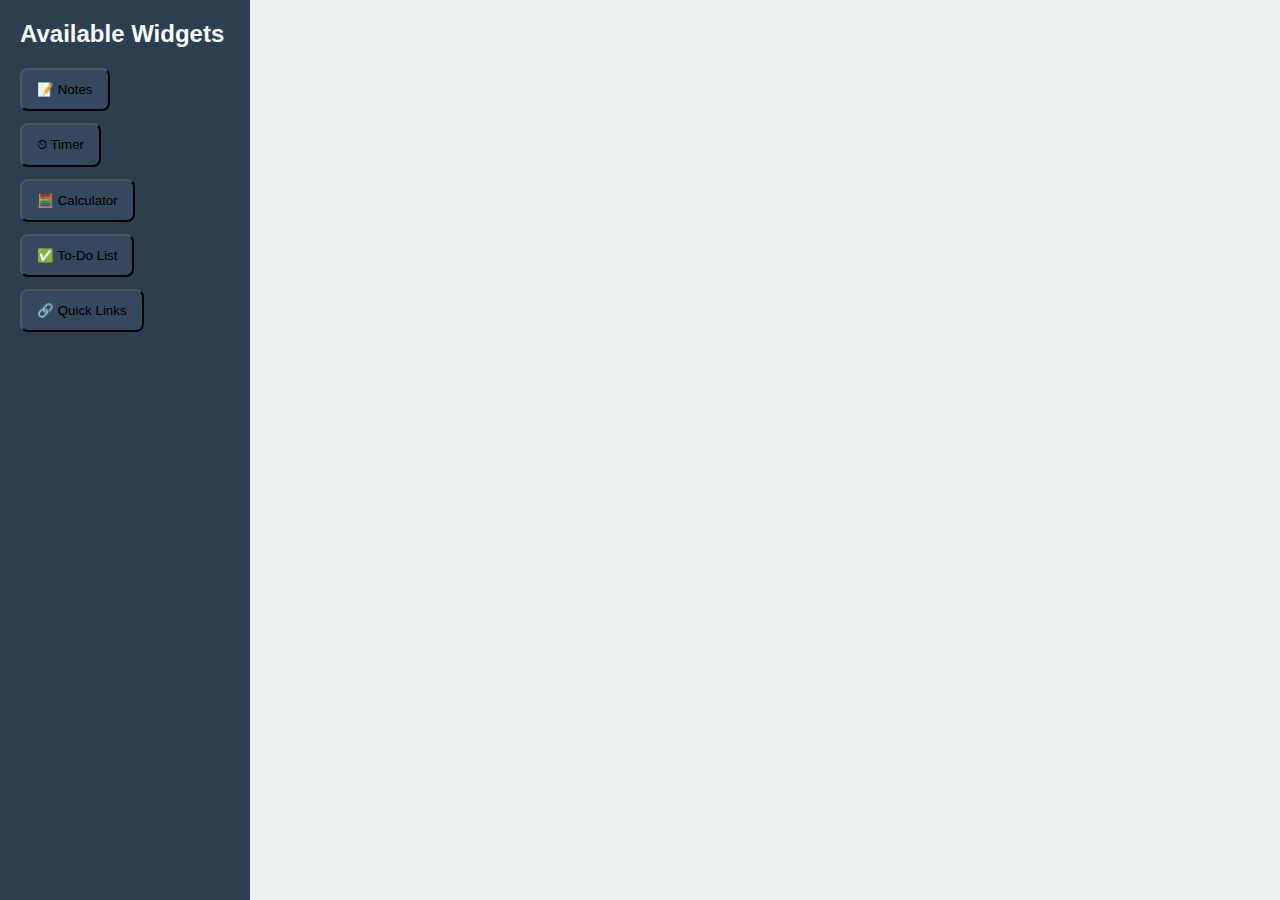
<file: design-teaching-workspace.html>
<!DOCTYPE html>
<html lang="en">
<head>
<meta charset="UTF-8" />
<meta name="viewport" content="width=device-width, initial-scale=1" />
<title>Design Your Teaching Workspace</title>
<style>
  body {
    margin: 0; padding: 0; font-family: 'Segoe UI', Tahoma, Geneva, Verdana, sans-serif;
    background: #f5f7fa;
    display: flex;
    height: 100vh;
    overflow: hidden;
  }
  .sidebar {
    width: 250px;
    background: #2c3e50;
    color: white;
    padding: 20px;
    box-sizing: border-box;
  }
  .sidebar h2 {
    margin-top: 0;
    margin-bottom: 20px;
  }
  .widget-btn {
    display: block;
    background: #34495e;
    margin-bottom: 12px;
    padding: 12px 15px;
    border-radius: 8px;
    text-align: center;
    cursor: pointer;
    user-select: none;
    transition: background-color 0.3s ease;
  }
  .widget-btn:hover {
    background: #1abc9c;
  }

  .workspace {
    flex-grow: 1;
    padding: 20px;
    background: #ecf0f1;
    overflow-y: auto;
    display: flex;
    flex-wrap: wrap;
    gap: 15px;
    align-content: flex-start;
  }

  .widget {
    background: white;
    border-radius: 10px;
    box-shadow: 0 3px 8px rgba(0,0,0,0.12);
    width: 280px;
    min-height: 150px;
    display: flex;
    flex-direction: column;
  }
  .widget-header {
    background: #2980b9;
    color: white;
    padding: 10px 15px;
    border-top-left-radius: 10px;
    border-top-right-radius: 10px;
    display: flex;
    justify-content: space-between;
    align-items: center;
    cursor: grab;
  }
  .widget-header button {
    background: transparent;
    border: none;
    color: white;
    font-size: 18px;
    cursor: pointer;
    user-select: none;
  }
  .widget-content {
    flex-grow: 1;
    padding: 10px 15px;
    overflow-y: auto;
  }

  /* Specific widget styles */
  textarea.notes-area {
    width: 100%;
    height: 100%;
    border: none;
    resize: none;
    font-size: 1rem;
    font-family: inherit;
    background: #fefefe;
    padding: 10px;
    box-sizing: border-box;
  }

  .timer-display {
    font-size: 2.2rem;
    text-align: center;
    margin-bottom: 10px;
    user-select: none;
  }
  .timer-controls button {
    background: #27ae60;
    border: none;
    color: white;
    padding: 8px 14px;
    margin-right: 8px;
    border-radius: 6px;
    cursor: pointer;
    font-size: 1rem;
    user-select: none;
  }
  .timer-controls button:hover {
    background: #1e8449;
  }

  .calc-display {
    width: 100%;
    height: 40px;
    font-size: 1.4rem;
    text-align: right;
    padding: 8px 10px;
    margin-bottom: 8px;
    border: 2px solid #2980b9;
    border-radius: 6px;
  }
  .calc-buttons {
    display: grid;
    grid-template-columns: repeat(4, 1fr);
    gap: 6px;
  }
  .calc-buttons button {
    padding: 12px 0;
    font-size: 1.1rem;
    border-radius: 6px;
    border: none;
    background: #3498db;
    color: white;
    cursor: pointer;
    user-select: none;
  }
  .calc-buttons button:hover {
    background: #217dbb;
  }

  .todo-list {
    list-style: none;
    padding-left: 0;
    max-height: 120px;
    overflow-y: auto;
  }
  .todo-list li {
    background: #dff9fb;
    padding: 6px 10px;
    margin-bottom: 6px;
    border-radius: 6px;
    display: flex;
    justify-content: space-between;
    align-items: center;
  }
  .todo-list button {
    background: transparent;
    border: none;
    color: #e74c3c;
    font-weight: bold;
    cursor: pointer;
    user-select: none;
  }
  .todo-input {
    width: 100%;
    padding: 6px 10px;
    box-sizing: border-box;
    border-radius: 6px;
    border: 2px solid #2980b9;
    margin-bottom: 8px;
    font-size: 1rem;
  }

  .quick-links a {
    display: block;
    padding: 6px 0;
    color: #2980b9;
    text-decoration: none;
    border-bottom: 1px solid #ccc;
  }
  .quick-links a:hover {
    text-decoration: underline;
  }
</style>
</head>
<body>

<div class="sidebar" role="complementary" aria-label="Available widgets">
  <h2>Available Widgets</h2>
  <button class="widget-btn" data-widget="notes">📝 Notes</button>
  <button class="widget-btn" data-widget="timer">⏲ Timer</button>
  <button class="widget-btn" data-widget="calculator">🧮 Calculator</button>
  <button class="widget-btn" data-widget="todo">✅ To-Do List</button>
  <button class="widget-btn" data-widget="quicklinks">🔗 Quick Links</button>
</div>

<div class="workspace" id="workspace" aria-label="Teacher's digital workspace" tabindex="0">
  <!-- Widgets get added here -->
</div>

<script>
  const workspace = document.getElementById('workspace');
  const widgetButtons = document.querySelectorAll('.widget-btn');

  // Utility to create elements with classes & props
  function createElem(tag, options = {}) {
    const el = document.createElement(tag);
    if(options.classes) el.className = options.classes;
    if(options.text) el.textContent = options.text;
    if(options.html) el.innerHTML = options.html;
    if(options.attrs) {
      for(const attr in options.attrs) {
        el.setAttribute(attr, options.attrs[attr]);
      }
    }
    return el;
  }

  // Create widget HTML by type
  function createWidget(type, savedData = null) {
    const widget = createElem('div', {classes: 'widget', attrs: {'draggable': 'true'}});
    widget.dataset.type = type;

    // Header with title & remove button
    const header = createElem('div', {classes: 'widget-header'});
    const titleMap = {
      notes: '📝 Notes',
      timer: '⏲ Timer',
      calculator: '🧮 Calculator',
      todo: '✅ To-Do List',
      quicklinks: '🔗 Quick Links'
    };
    header.textContent = titleMap[type] || 'Widget';
    const removeBtn = createElem('button', {html: '&times;', attrs: {'aria-label': 'Remove widget'}});
    removeBtn.addEventListener('click', () => {
      widget.remove();
      saveWorkspace();
    });
    header.appendChild(removeBtn);
    widget.appendChild(header);

    // Content area
    const content = createElem('div', {classes: 'widget-content'});
    widget.appendChild(content);

    // Fill widget content by type
    switch(type) {
      case 'notes':
        const textarea = createElem('textarea', {classes: 'notes-area', attrs: {'aria-label': 'Notes area'}});
        if(savedData) textarea.value = savedData;
        textarea.addEventListener('input', saveWorkspace);
        content.appendChild(textarea);
        break;

      case 'timer':
        const display = createElem('div', {classes: 'timer-display', text: '00:00:00'});
        const controls = createElem('div', {classes: 'timer-controls'});
        const startBtn = createElem('button', {text: 'Start'});
        const pauseBtn = createElem('button', {text: 'Pause'});
        const resetBtn = createElem('button', {text: 'Reset'});

        let timerInterval = null;
        let seconds = 0;

        function updateTimerDisplay() {
          const h = Math.floor(seconds / 3600).toString().padStart(2,'0');
          const m = Math.floor((seconds % 3600) / 60).toString().padStart(2,'0');
          const s = (seconds % 60).toString().padStart(2,'0');
          display.textContent = `${h}:${m}:${s}`;
          saveWorkspace();
        }
        if(savedData && savedData.seconds) seconds = savedData.seconds;
        updateTimerDisplay();

        startBtn.addEventListener('click', () => {
          if(timerInterval) return;
          timerInterval = setInterval(() => {
            seconds++;
            updateTimerDisplay();
          }, 1000);
        });
        pauseBtn.addEventListener('click', () => {
          clearInterval(timerInterval);
          timerInterval = null;
          saveWorkspace();
        });
        resetBtn.addEventListener('click', () => {
          clearInterval(timerInterval);
          timerInterval = null;
          seconds = 0;
          updateTimerDisplay();
          saveWorkspace();
        });
        controls.append(startBtn, pauseBtn, resetBtn);
        content.append(display, controls);
        break;

      case 'calculator':
        const calcDisplay = createElem('input', {classes: 'calc-display', attrs: {readonly: 'true', 'aria-label': 'Calculator display', type: 'text', value: savedData?.display || ''}});
        const buttons = createElem('div', {classes: 'calc-buttons'});

        const calcBtns = ['7','8','9','/','4','5','6','*','1','2','3','-','0','.','=','+','C'];
        calcBtns.forEach(ch => {
          const btn = createElem('button', {text: ch});
          btn.addEventListener('click', () => {
            if(ch === 'C') {
              calcDisplay.value = '';
            } else if(ch === '=') {
              try {
                // Evaluate safely:
                const result = Function('"use strict";return (' + calcDisplay.value + ')')();
                calcDisplay.value = result;
              } catch {
                calcDisplay.value = 'Error';
              }
            } else {
              calcDisplay.value += ch;
            }
            saveWorkspace();
          });
          buttons.appendChild(btn);
        });

        content.append(calcDisplay, buttons);
        break;

      case 'todo':
        const todoInput = createElem('input', {classes: 'todo-input', attrs: {type:'text', placeholder:'Add a task', 'aria-label':'Add a new task'}});
        const todoList = createElem('ul', {classes: 'todo-list', attrs: {'aria-label': 'To-do list'}});

        // Load saved tasks if any
        if(savedData && Array.isArray(savedData.tasks)) {
          savedData.tasks.forEach(task => {
            addTask(task);
          });
        }

        function addTask(taskText) {
          const li = createElem('li');
          li.textContent = taskText;
          const removeTaskBtn = createElem('button', {text: '✕', attrs: {'aria-label': 'Remove task'}});
          removeTaskBtn.addEventListener('click', () => {
            li.remove();
            saveWorkspace();
          });
          li.appendChild(removeTaskBtn);
          todoList.appendChild(li);
        }

        todoInput.addEventListener('keypress', e => {
          if(e.key === 'Enter') {
            const val = todoInput.value.trim();
            if(val) {
              addTask(val);
              todoInput.value = '';
              saveWorkspace();
            }
          }
        });

        content.append(todoInput, todoList);
        break;

      case 'quicklinks':
        const links = [
          {text: 'Google', url: 'https://www.google.com'},
          {text: 'Khan Academy', url: 'https://www.khanacademy.org'},
          {text: 'YouTube EDU', url: 'https://www.youtube.com/education'},
          {text: 'Quizlet', url: 'https://quizlet.com'},
          {text: 'Nearpod', url: 'https://nearpod.com'}
        ];
        const linksDiv = createElem('div', {classes: 'quick-links'});
        links.forEach(link => {
          const a = createElem('a', {text: link.text, attrs: {href: link.url, target: '_blank', rel: 'noopener'}});
          linksDiv.appendChild(a);
        });
        content.appendChild(linksDiv);
        break;
    }

    return widget;
  }

  // Save workspace to localStorage
  function saveWorkspace() {
    const widgets = [...workspace.children];
    const state = widgets.map(w => {
      const type = w.dataset.type;
      let data = null;
      switch(type) {
        case 'notes':
          data = w.querySelector('textarea').value;
          break;
        case 'timer':
          const timerDisplay = w.querySelector('.timer-display').textContent.split(':');
          data = {seconds: parseInt(timerDisplay[0]) * 3600 + parseInt(timerDisplay[1]) * 60 + parseInt(timerDisplay[2])};
          break;
        case 'calculator':
          data = {display: w.querySelector('.calc-display').value};
          break;
        case 'todo':
          const tasks = [...w.querySelectorAll('.todo-list li')].map(li => li.firstChild.textContent);
          data = {tasks};
          break;
        case 'quicklinks':
          data = null;
          break;
      }
      return {type, data};
    });
    localStorage.setItem('teacherWorkspace', JSON.stringify(state));
  }

  // Load workspace from localStorage
  function loadWorkspace() {
    workspace.innerHTML = '';
    const saved = localStorage.getItem('teacherWorkspace');
    if(saved) {
      const widgets = JSON.parse(saved);
      widgets.forEach(w => {
        const widget = createWidget(w.type, w.data);
        workspace.appendChild(widget);
      });
    }
  }

  // Drag & drop rearranging of widgets
  let dragSrcEl = null;
  workspace.addEventListener('dragstart', e => {
    if(!e.target.classList.contains('widget')) return;
    dragSrcEl = e.target;
    e.dataTransfer.effectAllowed = 'move';
    e.dataTransfer.setData('text/html', e.target.outerHTML);
    e.target.classList.add('dragging');
  });
  workspace.addEventListener('dragover', e => {
    e.preventDefault();
    if(!e.target.classList.contains('widget')) return;
    e.target.style.border = '2px dashed #1abc9c';
  });
  workspace.addEventListener('dragleave', e => {
    if(!e.target.classList.contains('widget')) return;
    e.target.style.border = '';
  });
  workspace.addEventListener('drop', e => {
    e.preventDefault();
    if(!e.target.classList.contains('widget')) return;
    e.target.style.border = '';
    if(dragSrcEl === e.target) return;
    // Rearrange widgets
    const draggedHTML = e.dataTransfer.getData('text/html');
    e.target.insertAdjacentHTML('beforebegin', draggedHTML);
    dragSrcEl.remove();
    // Reattach events on newly inserted widget
    attachWidgetEvents();
    saveWorkspace();
  });
  workspace.addEventListener('dragend', e => {
    if(e.target.classList.contains('widget')) {
      e.target.classList.remove('dragging');
    }
  });

  // Add new widget buttons
  widgetButtons.forEach(btn => {
    btn.addEventListener('click', () => {
      const type = btn.dataset.widget;
      // Prevent duplicates for certain widgets if needed (optional)
      if(type === 'timer' && [...workspace.children].some(w => w.dataset.type === 'timer')) {
        alert('Only one Timer allowed.');
        return;
      }
      const widget = createWidget(type);
      workspace.appendChild(widget);
      attachWidgetEvents();
      saveWorkspace();
    });
  });

  // Attach remove and drag events to existing widgets
  function attachWidgetEvents() {
    [...workspace.querySelectorAll('.widget')].forEach(widget => {
      // Remove event already attached on creation
      // Add draggable attr just in case
      widget.setAttribute('draggable', 'true');
    });
  }

  // Load workspace on page load
  loadWorkspace();

  // Save workspace when window unloads (optional)
  window.addEventListener('beforeunload', saveWorkspace);

</script>

</body>
</html>
</file>
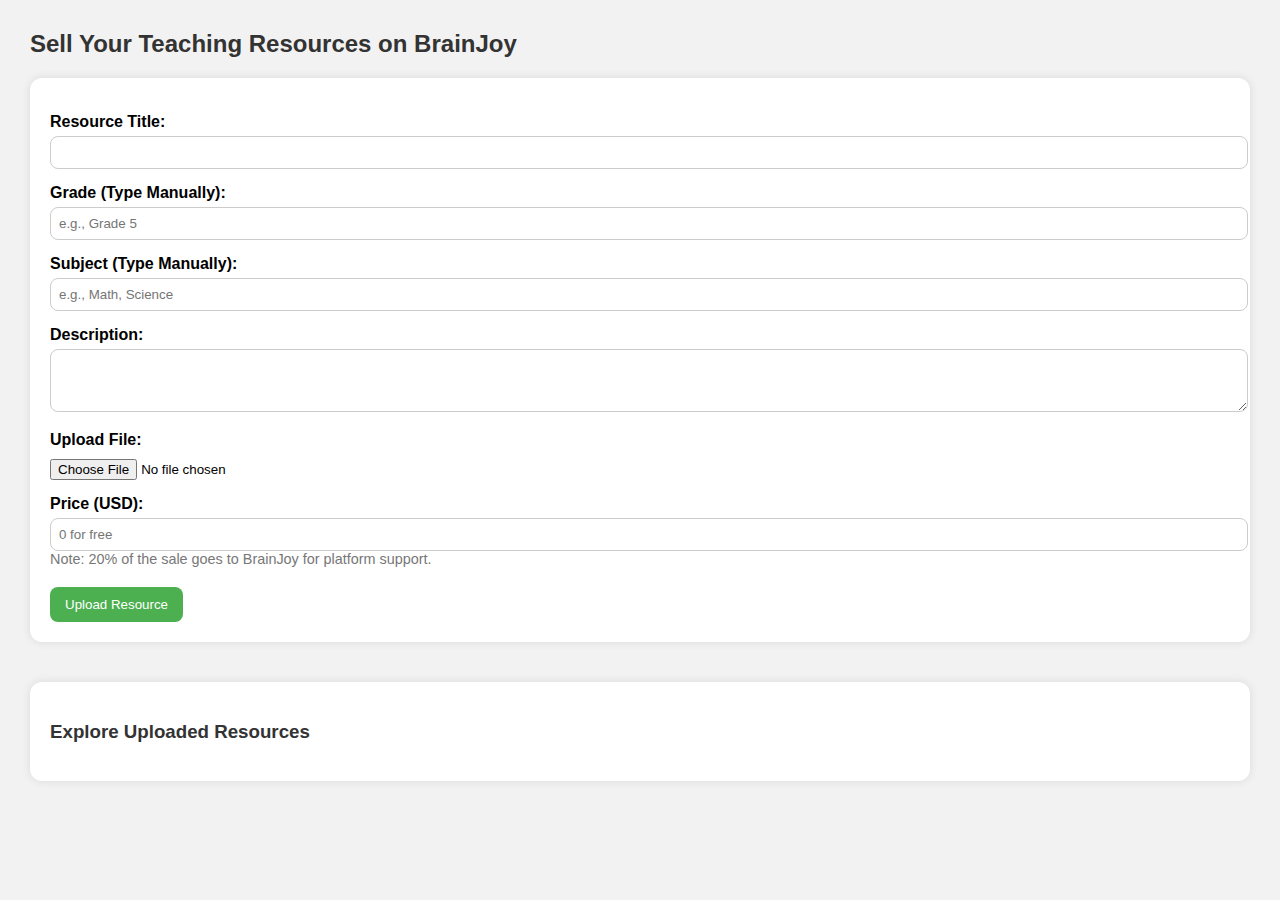
<file: educator-marketplace.html>
<!DOCTYPE html>
<html lang="en">
<head>
  <meta charset="UTF-8" />
  <meta name="viewport" content="width=device-width, initial-scale=1.0"/>
  <title>Sell Teaching Resources | BrainJoy</title>
  <style>
    body {
      font-family: Arial, sans-serif;
      margin: 30px;
      background-color: #f2f2f2;
    }
    h2, h3 {
      color: #333;
    }
    form {
      background-color: #fff;
      padding: 20px;
      border-radius: 12px;
      box-shadow: 0 0 10px rgba(0,0,0,0.1);
      margin-bottom: 40px;
    }
    label {
      display: block;
      margin-top: 15px;
      font-weight: bold;
    }
    input[type="text"],
    input[type="number"],
    textarea {
      width: 100%;
      padding: 8px;
      margin-top: 5px;
      border-radius: 8px;
      border: 1px solid #ccc;
    }
    input[type="file"] {
      margin-top: 10px;
    }
    input[type="submit"] {
      margin-top: 20px;
      padding: 10px 15px;
      border: none;
      background-color: #4CAF50;
      color: white;
      border-radius: 8px;
      cursor: pointer;
    }
    .resource-list {
      background-color: #fff;
      padding: 20px;
      border-radius: 12px;
      box-shadow: 0 0 10px rgba(0,0,0,0.1);
    }
    .resource-item {
      padding: 10px;
      border-bottom: 1px solid #ddd;
    }
    .resource-item:last-child {
      border-bottom: none;
    }
    .note {
      font-size: 0.9em;
      color: #777;
    }
  </style>
</head>
<body>

  <h2>Sell Your Teaching Resources on BrainJoy</h2>

  <form id="uploadForm">
    <label>Resource Title:</label>
    <input type="text" name="title" required>

    <label>Grade (Type Manually):</label>
    <input type="text" name="grade" placeholder="e.g., Grade 5" required>

    <label>Subject (Type Manually):</label>
    <input type="text" name="subject" placeholder="e.g., Math, Science" required>

    <label>Description:</label>
    <textarea name="description" rows="3" required></textarea>

    <label>Upload File:</label>
    <input type="file" name="file" accept=".pdf,.docx,.pptx" required>

    <label>Price (USD):</label>
    <input type="number" name="price" step="0.01" placeholder="0 for free" required>

    <div class="note">Note: 20% of the sale goes to BrainJoy for platform support.</div>

    <input type="submit" value="Upload Resource">
  </form>

  <div class="resource-list">
    <h3>Explore Uploaded Resources</h3>
    <div id="resourceOutput"></div>
  </div>

  <script>
    const uploadForm = document.getElementById('uploadForm');
    const resourceOutput = document.getElementById('resourceOutput');

    uploadForm.addEventListener('submit', function(e) {
      e.preventDefault();

      const formData = new FormData(uploadForm);
      const title = formData.get('title');
      const grade = formData.get('grade');
      const subject = formData.get('subject');
      const description = formData.get('description');
      const price = parseFloat(formData.get('price')).toFixed(2);

      const resourceHTML = `
        <div class="resource-item">
          <strong>Title:</strong> ${title}<br>
          <strong>Grade:</strong> ${grade}<br>
          <strong>Subject:</strong> ${subject}<br>
          <strong>Description:</strong> ${description}<br>
          <strong>Price:</strong> ${price == 0 ? "Free" : "$" + price}<br>
          <strong>Note:</strong> 20% will go to BrainJoy.<br>
          <em>Download available upon approval.</em>
        </div>
      `;

      resourceOutput.innerHTML += resourceHTML;
      uploadForm.reset();
    });
  </script>

</body>
</html>
</file>
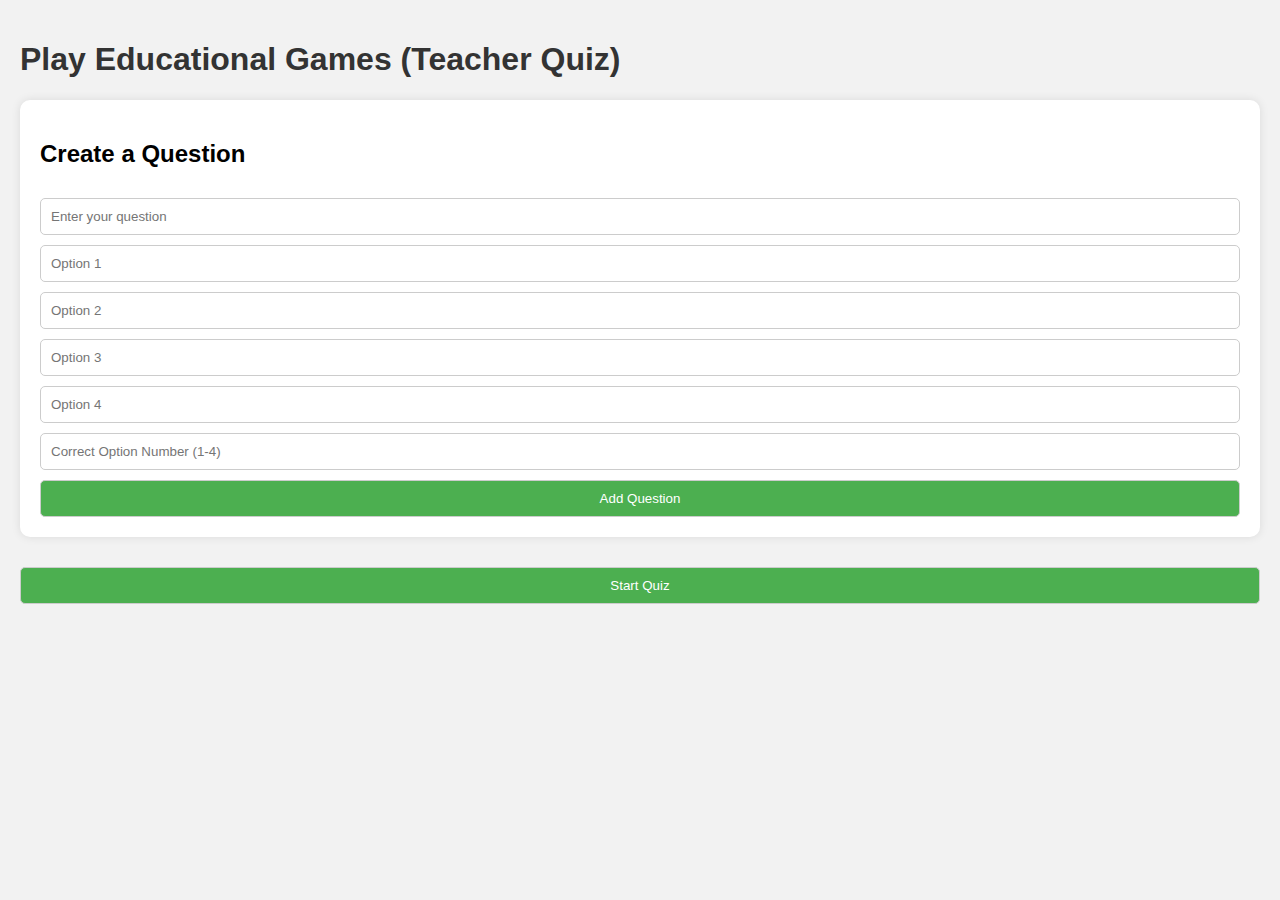
<file: kahoot-style-quiz.html>
<!DOCTYPE html>
<html lang="en">
<head>
  <meta charset="UTF-8" />
  <meta name="viewport" content="width=device-width, initial-scale=1.0" />
  <title>Teacher Quiz Game</title>
  <style>
    body {
      font-family: Arial, sans-serif;
      margin: 0;
      padding: 20px;
      background: #f2f2f2;
    }
    h1 {
      color: #333;
    }
    #question-form, #quiz-interface {
      background: #fff;
      padding: 20px;
      margin-bottom: 20px;
      border-radius: 10px;
      box-shadow: 0 0 10px rgba(0,0,0,0.1);
    }
    input, textarea, button {
      padding: 10px;
      margin-top: 10px;
      width: 100%;
      box-sizing: border-box;
      border: 1px solid #ccc;
      border-radius: 5px;
    }
    button {
      background-color: #4CAF50;
      color: white;
      cursor: pointer;
    }
    button:hover {
      background-color: #45a049;
    }
    .option {
      margin: 5px 0;
    }
    .correct {
      background: #c8e6c9;
    }
    .incorrect {
      background: #ffcdd2;
    }
  </style>
</head>
<body>
  <h1>Play Educational Games (Teacher Quiz)</h1>

  <div id="question-form">
    <h2>Create a Question</h2>
    <input type="text" id="question" placeholder="Enter your question" />
    <input type="text" id="option1" placeholder="Option 1" />
    <input type="text" id="option2" placeholder="Option 2" />
    <input type="text" id="option3" placeholder="Option 3" />
    <input type="text" id="option4" placeholder="Option 4" />
    <input type="number" id="correctOption" placeholder="Correct Option Number (1-4)" />
    <button onclick="addQuestion()">Add Question</button>
  </div>

  <div id="quiz-interface" style="display: none">
    <h2 id="quiz-question"></h2>
    <div id="quiz-options"></div>
    <button onclick="nextQuestion()">Next Question</button>
  </div>

  <button onclick="startQuiz()">Start Quiz</button>

  <script>
    const questions = [];
    let currentIndex = 0;

    function addQuestion() {
      const q = document.getElementById("question").value;
      const options = [
        document.getElementById("option1").value,
        document.getElementById("option2").value,
        document.getElementById("option3").value,
        document.getElementById("option4").value
      ];
      const correct = parseInt(document.getElementById("correctOption").value) - 1;

      if (q && options.every(opt => opt !== '') && correct >= 0 && correct < 4) {
        questions.push({ question: q, options: options, correct: correct });
        alert("Question added!");
        document.querySelectorAll("input").forEach(input => input.value = "");
      } else {
        alert("Please fill all fields correctly.");
      }
    }

    function startQuiz() {
      if (questions.length === 0) {
        alert("Add at least one question first.");
        return;
      }
      currentIndex = 0;
      document.getElementById("question-form").style.display = "none";
      document.getElementById("quiz-interface").style.display = "block";
      showQuestion();
    }

    function showQuestion() {
      const q = questions[currentIndex];
      document.getElementById("quiz-question").textContent = q.question;
      const optionsDiv = document.getElementById("quiz-options");
      optionsDiv.innerHTML = "";
      q.options.forEach((opt, idx) => {
        const btn = document.createElement("button");
        btn.textContent = opt;
        btn.classList.add("option");
        btn.onclick = () => {
          if (idx === q.correct) {
            btn.classList.add("correct");
          } else {
            btn.classList.add("incorrect");
          }
        };
        optionsDiv.appendChild(btn);
      });
    }

    function nextQuestion() {
      currentIndex++;
      if (currentIndex < questions.length) {
        showQuestion();
      } else {
        document.getElementById("quiz-interface").innerHTML = "<h2>Quiz Finished!</h2>";
      }
    }
  </script>
</body>
</html>
</file>
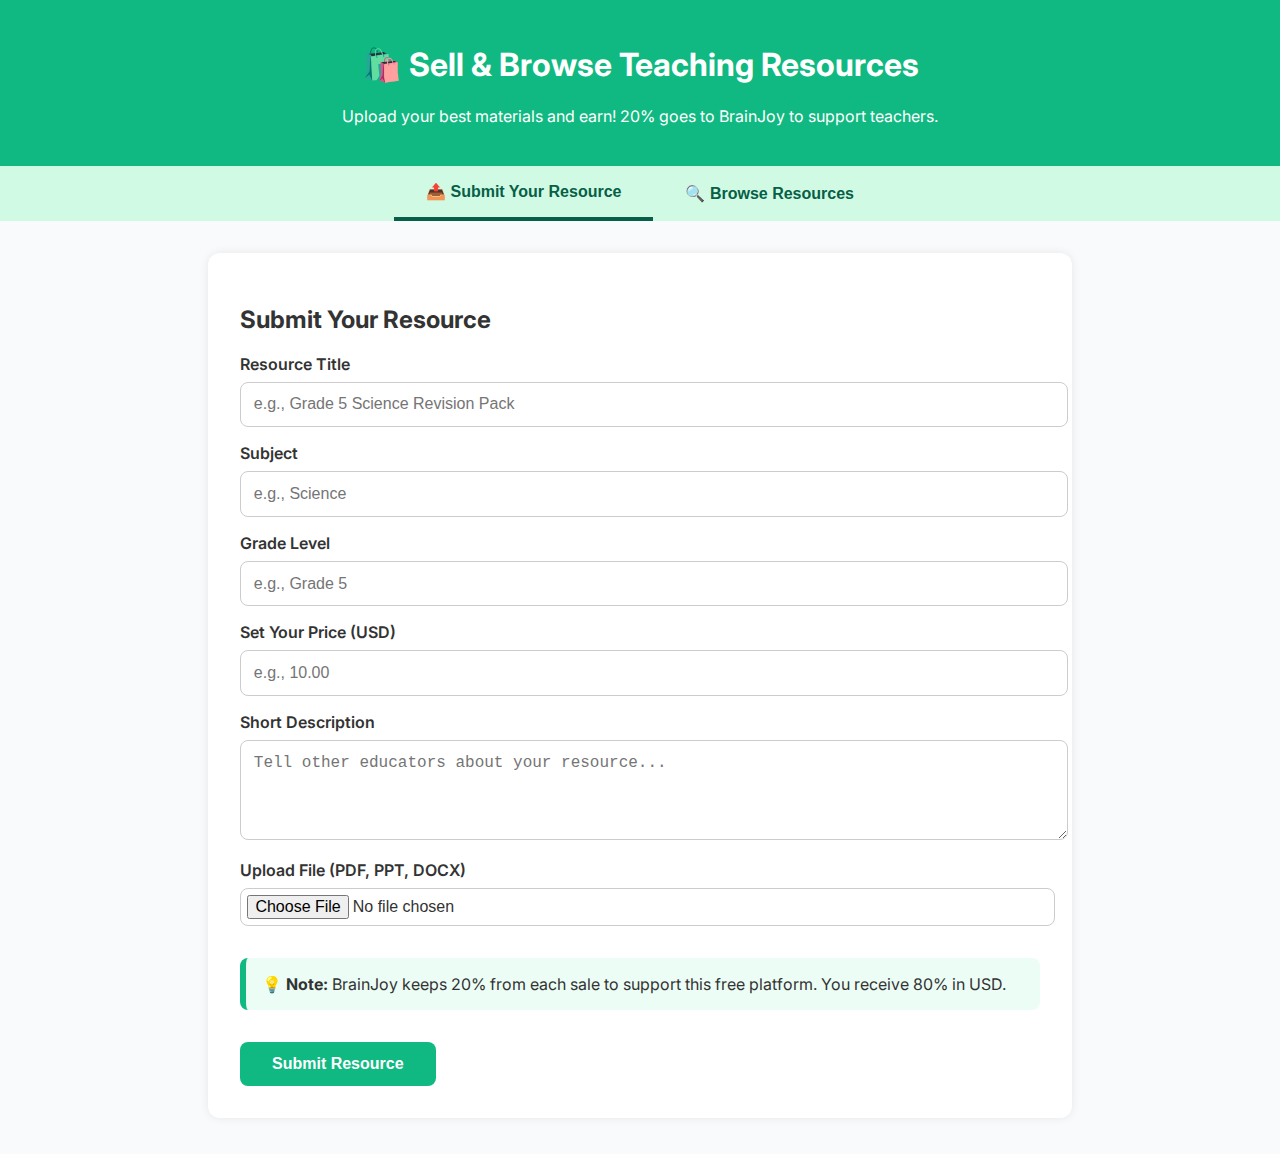
<file: sell-resources.html>
<!DOCTYPE html>
<html lang="en">
<head>
  <meta charset="UTF-8" />
  <meta name="viewport" content="width=device-width, initial-scale=1.0"/>
  <title>Sell & Browse Teaching Resources - BrainJoy</title>
  <link href="https://fonts.googleapis.com/css2?family=Inter:wght@400;600&display=swap" rel="stylesheet">
  <style>
    body {
      font-family: 'Inter', sans-serif;
      margin: 0;
      padding: 0;
      background: #f8fafc;
      color: #333;
    }
    header {
      background-color: #10b981;
      color: white;
      padding: 1.5rem;
      text-align: center;
    }
    .tabs {
      display: flex;
      justify-content: center;
      background-color: #d1fae5;
    }
    .tabs button {
      background: none;
      border: none;
      font-size: 1rem;
      padding: 1rem 2rem;
      cursor: pointer;
      font-weight: 600;
      color: #065f46;
    }
    .tabs button.active {
      border-bottom: 4px solid #065f46;
    }
    .container {
      max-width: 800px;
      margin: 2rem auto;
      background: white;
      padding: 2rem;
      border-radius: 12px;
      box-shadow: 0 0 10px rgba(0,0,0,0.08);
    }
    label {
      display: block;
      margin-top: 1rem;
      font-weight: 600;
    }
    input, textarea {
      width: 100%;
      padding: 0.8rem;
      margin-top: 0.5rem;
      border: 1px solid #ccc;
      border-radius: 8px;
      font-size: 1rem;
    }
    input[type="file"] {
      padding: 0.4rem;
    }
    button.submit {
      margin-top: 2rem;
      background-color: #10b981;
      color: white;
      border: none;
      padding: 0.8rem 2rem;
      font-size: 1rem;
      border-radius: 8px;
      cursor: pointer;
      font-weight: 600;
    }
    button.submit:hover {
      background-color: #0e9e6e;
    }
    .note {
      background: #ecfdf5;
      padding: 1rem;
      border-left: 6px solid #10b981;
      margin-top: 2rem;
      border-radius: 8px;
    }
    .resource {
      border: 1px solid #e5e7eb;
      border-radius: 10px;
      padding: 1rem;
      margin-bottom: 1rem;
      background: #f9fafb;
    }
    .resource h3 {
      margin-top: 0;
      color: #047857;
    }
    .hidden {
      display: none;
    }
  </style>
</head>
<body>

  <header>
    <h1>🛍️ Sell & Browse Teaching Resources</h1>
    <p>Upload your best materials and earn! 20% goes to BrainJoy to support teachers.</p>
  </header>

  <div class="tabs">
    <button class="tab-btn active" onclick="showTab('submit')">📤 Submit Your Resource</button>
    <button class="tab-btn" onclick="showTab('browse')">🔍 Browse Resources</button>
  </div>

  <div id="submit" class="container tab-content">
    <h2>Submit Your Resource</h2>
    <form action="#" method="post" enctype="multipart/form-data">
      <label for="title">Resource Title</label>
      <input type="text" id="title" name="title" placeholder="e.g., Grade 5 Science Revision Pack" required />

      <label for="subject">Subject</label>
      <input type="text" id="subject" name="subject" placeholder="e.g., Science" required />

      <label for="grade">Grade Level</label>
      <input type="text" id="grade" name="grade" placeholder="e.g., Grade 5" required />

      <label for="price">Set Your Price (USD)</label>
      <input type="number" id="price" name="price" step="0.01" placeholder="e.g., 10.00" required />

      <label for="description">Short Description</label>
      <textarea id="description" name="description" rows="4" placeholder="Tell other educators about your resource..." required></textarea>

      <label for="file">Upload File (PDF, PPT, DOCX)</label>
      <input type="file" id="file" name="file" accept=".pdf,.doc,.docx,.ppt,.pptx" required />

      <div class="note">
        💡 <strong>Note:</strong> BrainJoy keeps 20% from each sale to support this free platform. You receive 80% in USD.
      </div>

      <button class="submit" type="submit">Submit Resource</button>
    </form>
  </div>

  <div id="browse" class="container tab-content hidden">
    <h2>Browse Teaching Resources</h2>

    <div class="resource">
      <h3>🌍 Grade 6 Geography Quiz Pack</h3>
      <p><strong>Subject:</strong> Geography</p>
      <p><strong>Grade:</strong> 6</p>
      <p><strong>Price:</strong> $5.00</p>
      <p><strong>Description:</strong> Printable worksheets and quiz set aligned with curriculum outcomes on continents and climates.</p>
    </div>

    <div class="resource">
      <h3>🔬 High School Biology Experiments Guide</h3>
      <p><strong>Subject:</strong> Biology</p>
      <p><strong>Grade:</strong> 10–12</p>
      <p><strong>Price:</strong> $7.50</p>
      <p><strong>Description:</strong> Includes lab sheets, student instructions, and teacher rubrics. Covers photosynthesis, osmosis, and more.</p>
    </div>

    <!-- Add more resources here as needed -->
  </div>

  <script>
    function showTab(tabId) {
      document.querySelectorAll('.tab-btn').forEach(btn => btn.classList.remove('active'));
      document.querySelectorAll('.tab-content').forEach(content => content.classList.add('hidden'));

      document.getElementById(tabId).classList.remove('hidden');
      event.target.classList.add('active');
    }
  </script>

</body>
</html>
</file>
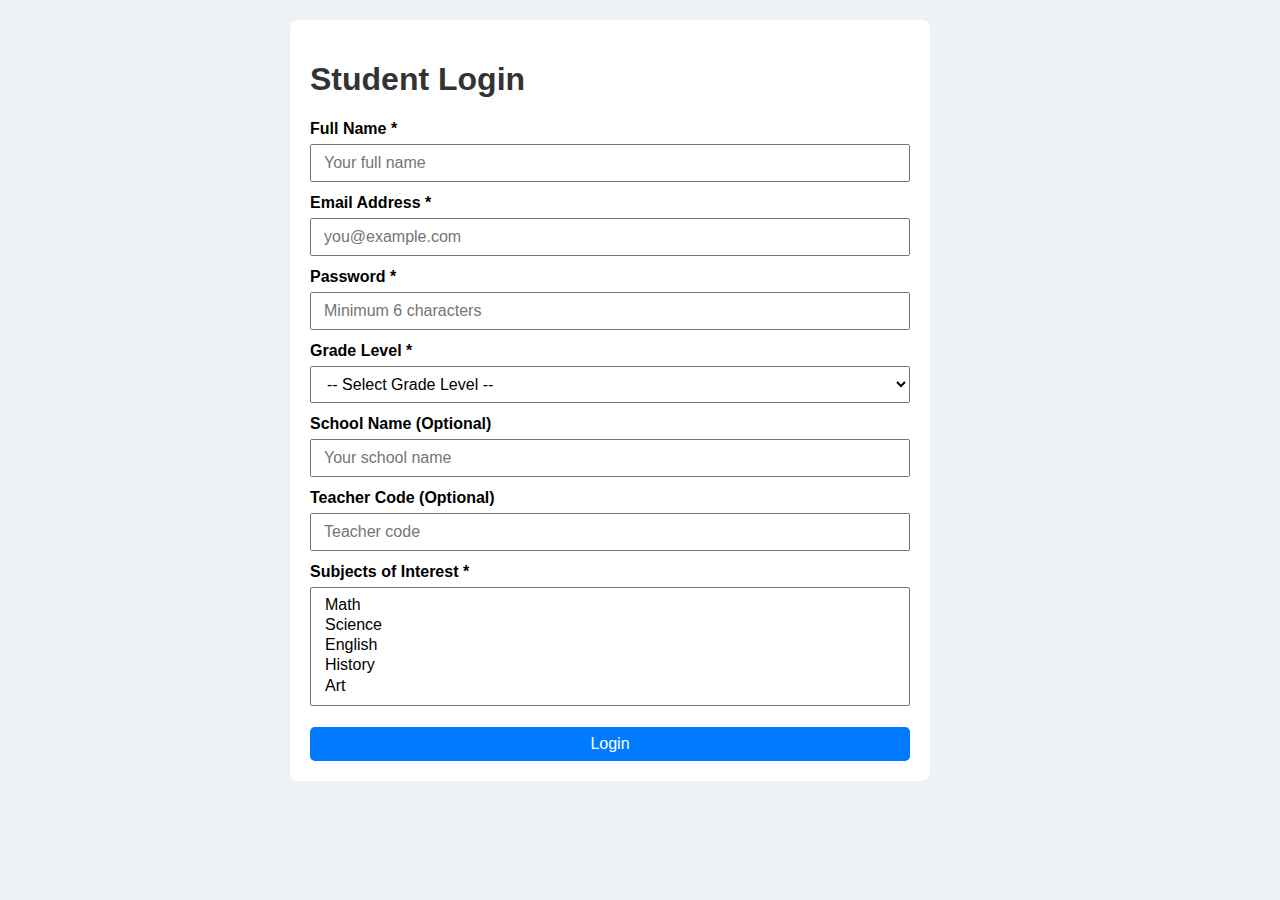
<file: student-login.html>
<!DOCTYPE html>
<html lang="en">
<head>
<meta charset="UTF-8" />
<meta name="viewport" content="width=device-width, initial-scale=1" />
<title>Student Platform</title>
<style>
  body {
    font-family: Arial, sans-serif;
    background: #eef2f7;
    margin: 0;
    padding: 20px;
  }
  h1, h2 {
    color: #333;
  }
  /* Common styles */
  input, select, button {
    font-size: 1rem;
    padding: 8px 12px;
    margin-top: 6px;
    width: 100%;
    box-sizing: border-box;
  }
  label {
    font-weight: bold;
    display: block;
    margin-top: 12px;
  }
  button {
    background-color: #007bff;
    color: white;
    border: none;
    border-radius: 5px;
    cursor: pointer;
  }
  button:disabled {
    background-color: #6c757d;
    cursor: not-allowed;
  }
  /* Badge styles */
  #badgeContainer .badge {
    display: inline-block;
    background: #ffd700;
    padding: 10px 15px;
    margin: 5px;
    border-radius: 12px;
    font-weight: bold;
    color: #555;
  }
  /* Sections */
  section {
    background: white;
    border-radius: 8px;
    padding: 20px;
    margin-bottom: 20px;
    max-width: 600px;
  }
  /* Hidden */
  .hidden {
    display: none;
  }
  /* Container for centering */
  .container {
    max-width: 700px;
    margin: auto;
  }
  /* Header */
  #welcomeMsg {
    margin-bottom: 15px;
    font-size: 1.2rem;
    color: #2a7f62;
  }
</style>
</head>
<body>

<div class="container">

  <!-- LOGIN FORM -->
  <section id="loginSection">
    <h1>Student Login</h1>
    <form id="loginForm" novalidate>
      <label for="fullName">Full Name *</label>
      <input type="text" id="fullName" name="fullName" required minlength="3" placeholder="Your full name" />

      <label for="email">Email Address *</label>
      <input type="email" id="email" name="email" required placeholder="you@example.com" />

      <label for="password">Password *</label>
      <input type="password" id="password" name="password" required minlength="6" placeholder="Minimum 6 characters" />

      <label for="gradeLevel">Grade Level *</label>
      <select id="gradeLevel" name="gradeLevel" required>
        <option value="">-- Select Grade Level --</option>
        <option value="Grade 9">Grade 9</option>
        <option value="Grade 10">Grade 10</option>
        <option value="Grade 11">Grade 11</option>
        <option value="Grade 12">Grade 12</option>
      </select>

      <label for="schoolName">School Name (Optional)</label>
      <input type="text" id="schoolName" name="schoolName" placeholder="Your school name" />

      <label for="teacherCode">Teacher Code (Optional)</label>
      <input type="text" id="teacherCode" name="teacherCode" placeholder="Teacher code" />

      <label for="subjects">Subjects of Interest *</label>
      <select id="subjects" name="subjects" multiple size="5" required>
        <option value="Math">Math</option>
        <option value="Science">Science</option>
        <option value="English">English</option>
        <option value="History">History</option>
        <option value="Art">Art</option>
      </select>

      <button type="submit" style="margin-top: 20px;">Login</button>
    </form>
  </section>

  <!-- STUDENT DASHBOARD -->
  <section id="dashboardSection" class="hidden">
    <h1>Student Dashboard</h1>
    <div id="welcomeMsg"></div>

    <section id="badges">
      <h2>Your Badges</h2>
      <div id="badgeContainer"></div>
    </section>

    <section id="storySection">
      <h2>Choose a Story to Read (Your Reading Level: <span id="readingLevel">Beginner</span>)</h2>
      <label for="storySelect">Select Story:</label>
      <select id="storySelect"></select>
      <button id="startReadingBtn" style="margin-top:10px;">Start Reading</button>
    </section>

    <section id="assessmentSection" class="hidden">
      <h2>Reading Assessment</h2>
      <p>Answer the question to check your comprehension:</p>
      <div id="questionArea"></div>
      <button id="submitAnswerBtn" disabled>Submit Answer</button>
    </section>

    <div id="levelDisplay" style="margin-top: 15px; font-weight: bold;"></div>
  </section>

</div>

<script>
  // Student data stored in memory for demo
  let student = {
    fullName: '',
    badges: ['Welcome Badge'],
    readingLevel: 'Beginner', // Beginner, Intermediate, Advanced
  };

  // Stories by reading level
  const stories = {
    Beginner: [
      { id: 1, title: "The Little Red Hen", question: "What was the hen doing?", answer: "baking bread" },
      { id: 2, title: "The Tortoise and the Hare", question: "Who won the race?", answer: "the tortoise" }
    ],
    Intermediate: [
      { id: 3, title: "The Boy Who Cried Wolf", question: "Why did people stop believing the boy?", answer: "he lied" },
      { id: 4, title: "The Lion and the Mouse", question: "How did the mouse help the lion?", answer: "freed him" }
    ],
    Advanced: [
      { id: 5, title: "Romeo and Juliet - Summary", question: "What is the main theme of the story?", answer: "love and tragedy" },
      { id: 6, title: "To Kill a Mockingbird - Summary", question: "What does Atticus Finch represent?", answer: "justice" }
    ]
  };

  // Elements
  const loginSection = document.getElementById('loginSection');
  const dashboardSection = document.getElementById('dashboardSection');
  const welcomeMsg = document.getElementById('welcomeMsg');

  const badgeContainer = document.getElementById('badgeContainer');
  const readingLevelSpan = document.getElementById('readingLevel');
  const storySelect = document.getElementById('storySelect');
  const startReadingBtn = document.getElementById('startReadingBtn');
  const assessmentSection = document.getElementById('assessmentSection');
  const questionArea = document.getElementById('questionArea');
  const submitAnswerBtn = document.getElementById('submitAnswerBtn');
  const levelDisplay = document.getElementById('levelDisplay');

  let currentStory = null;

  // Display badges
  function displayBadges() {
    badgeContainer.innerHTML = '';
    student.badges.forEach(badge => {
      const div = document.createElement('div');
      div.className = 'badge';
      div.textContent = badge;
      badgeContainer.appendChild(div);
    });
  }

  // Load stories into dropdown based on reading level
  function loadStories(level) {
    storySelect.innerHTML = '';
    stories[level].forEach(story => {
      const option = document.createElement('option');
      option.value = story.id;
      option.textContent = story.title;
      storySelect.appendChild(option);
    });
  }

  // Update reading level display
  function updateReadingLevelDisplay() {
    readingLevelSpan.textContent = student.readingLevel;
  }

  // Handle login form submission
  document.getElementById('loginForm').addEventListener('submit', function(e) {
    e.preventDefault();

    // Simple validation (HTML5 does most)
    if (!this.checkValidity()) {
      alert('Please fill out all required fields correctly.');
      return;
    }

    // Save full name for greeting
    student.fullName = this.fullName.value.trim();

    // Hide login, show dashboard
    loginSection.classList.add('hidden');
    dashboardSection.classList.remove('hidden');

    welcomeMsg.textContent = `Welcome, ${student.fullName}!`;

    // Initialize dashboard data
    displayBadges();
    loadStories(student.readingLevel);
    updateReadingLevelDisplay();

    // Reset any assessment UI
    assessmentSection.classList.add('hidden');
    submitAnswerBtn.disabled = true;
    startReadingBtn.disabled = false;
    storySelect.disabled = false;
    levelDisplay.textContent = '';
  });

  // Start reading button click
  startReadingBtn.addEventListener('click', () => {
    const selectedId = parseInt(storySelect.value);
    if (!selectedId) {
      alert('Please select a story.');
      return;
    }
    currentStory = stories[student.readingLevel].find(story => story.id === selectedId);
    if (!currentStory) return;

    // Show assessment section
    assessmentSection.classList.remove('hidden');
    startReadingBtn.disabled = true;
    storySelect.disabled = true;

    questionArea.innerHTML = `
      <p><strong>Question:</strong> ${currentStory.question}</p>
      <input type="text" id="answerInput" placeholder="Type your answer here" style="width:100%; padding:6px;" />
    `;

    submitAnswerBtn.disabled = true;

    // Enable submit when input not empty
    const answerInput = document.getElementById('answerInput');
    answerInput.addEventListener('input', () => {
      submitAnswerBtn.disabled = answerInput.value.trim().length === 0;
    });

    levelDisplay.textContent = '';
  });

  // Submit answer button click
  submitAnswerBtn.addEventListener('click', () => {
    const answerInput = document.getElementById('answerInput');
    const studentAnswer = answerInput.value.trim().toLowerCase();
    const correctAnswer = currentStory.answer.toLowerCase();

    if (studentAnswer === correctAnswer) {
      levelDisplay.textContent = 'Correct! Your reading level has been updated.';
      levelDisplay.style.color = 'green';

      // Promote reading level and add badges
      if (student.readingLevel === 'Beginner') {
        student.readingLevel = 'Intermediate';
        if (!student.badges.includes('Intermediate Reader')) {
          student.badges.push('Intermediate Reader');
        }
      } else if (student.readingLevel === 'Intermediate') {
        student.readingLevel = 'Advanced';
        if (!student.badges.includes('Advanced Reader')) {
          student.badges.push('Advanced Reader');
        }
      } else {
        levelDisplay.textContent = 'You have reached the highest level! Great job!';
      }

      // Update UI
      displayBadges();
      updateReadingLevelDisplay();
      loadStories(student.readingLevel);

      // Reset UI to allow reading another story
      assessmentSection.classList.add('hidden');
      startReadingBtn.disabled = false;
      storySelect.disabled = false;
      submitAnswerBtn.disabled = true;
      questionArea.innerHTML = '';
      storySelect.value = '';
    } else {
      levelDisplay.textContent = 'Incorrect. Please try again or read another story.';
      levelDisplay.style.color = 'red';
    }
  });
</script>

</body>
</html>
</file>
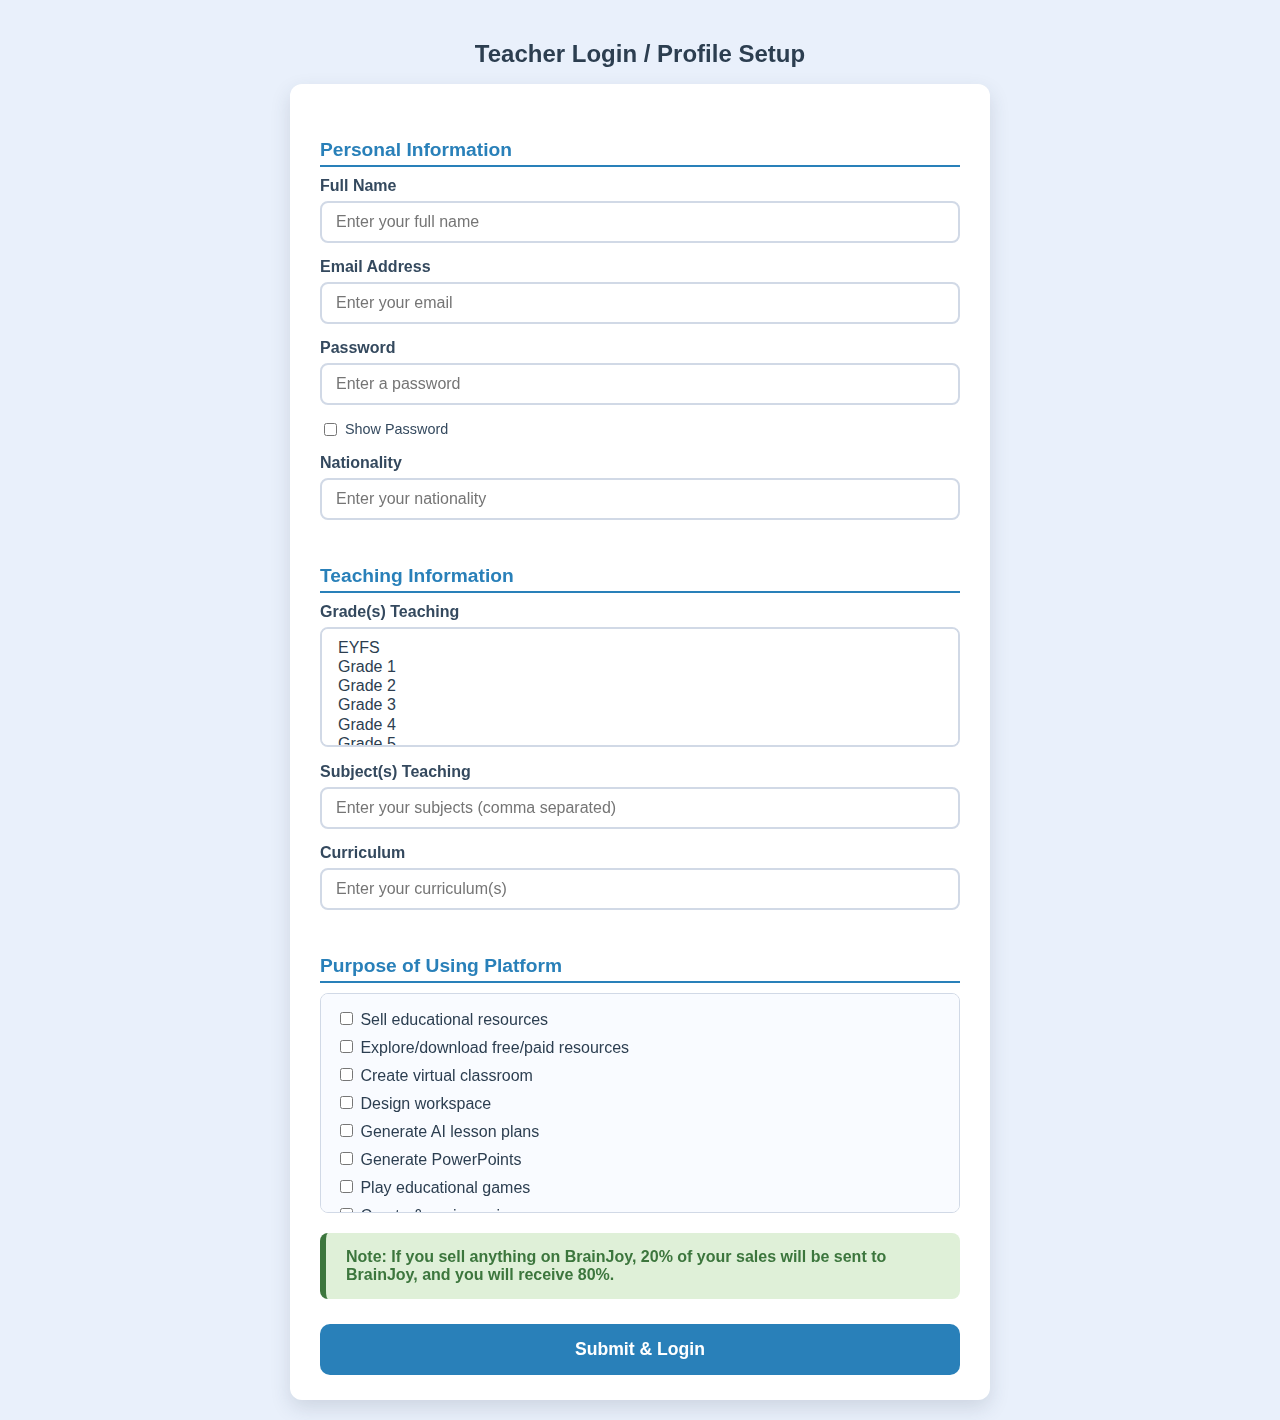
<file: teacher-login-form.html>
<!DOCTYPE html>
<html lang="en">
<head>
<meta charset="UTF-8" />
<meta name="viewport" content="width=device-width, initial-scale=1" />
<title>Teacher Login - BrainJoy</title>
<style>
  /* ...existing CSS... */
  * { box-sizing: border-box; }
  body {
    font-family: 'Segoe UI', Tahoma, Geneva, Verdana, sans-serif;
    background: #e9f0fb;
    padding: 20px;
    margin: 0;
    color: #333;
  }
  h2 { text-align: center; color: #2c3e50; margin-bottom: 1rem; }
  form {
    background: white;
    max-width: 700px;
    margin: 0 auto;
    padding: 25px 30px;
    border-radius: 12px;
    box-shadow: 0 8px 20px rgba(44, 62, 80, 0.15);
  }
  .section-header {
    font-size: 1.2rem;
    color: #2980b9;
    margin-top: 30px;
    margin-bottom: 10px;
    border-bottom: 2px solid #2980b9;
    padding-bottom: 4px;
    font-weight: 600;
  }
  label { display: block; margin-bottom: 6px; font-weight: 600; color: #34495e; }
  input[type="text"], input[type="email"], input[type="password"], select {
    width: 100%;
    padding: 10px 14px;
    border: 2px solid #d1d9e6;
    border-radius: 8px;
    font-size: 1rem;
    transition: border-color 0.3s ease;
    margin-bottom: 15px;
    color: #2c3e50;
  }
  input[type="text"]:focus, input[type="email"]:focus, input[type="password"]:focus, select:focus {
    outline: none;
    border-color: #2980b9;
    background: #f0f7ff;
  }
  select[multiple] { height: 120px; }
  .password-toggle {
    font-weight: 400;
    font-size: 0.9rem;
    color: #34495e;
    margin-bottom: 15px;
    user-select: none;
    display: inline-flex;
    align-items: center;
  }
  .password-toggle input { margin-right: 8px; cursor: pointer; }
  .checkbox-group {
    border: 1px solid #d1d9e6;
    border-radius: 8px;
    padding: 15px;
    max-height: 220px;
    overflow-y: auto;
    background: #f9fbff;
    margin-bottom: 20px;
  }
  .checkbox-group label {
    display: block;
    margin-bottom: 8px;
    font-weight: 500;
    color: #2c3e50;
    cursor: pointer;
  }
  .info-message {
    background-color: #dff0d8;
    border-left: 6px solid #3c763d;
    color: #3c763d;
    font-weight: 600;
    padding: 15px 20px;
    margin: 20px 0 25px 0;
    border-radius: 8px;
    font-size: 1rem;
  }
  button[type="submit"] {
    background-color: #2980b9;
    color: white;
    font-weight: 700;
    font-size: 1.1rem;
    border: none;
    padding: 15px 25px;
    border-radius: 10px;
    cursor: pointer;
    transition: background-color 0.3s ease;
    display: block;
    width: 100%;
  }
  button[type="submit"]:hover { background-color: #1c5d8f; }
  .checkbox-group::-webkit-scrollbar { width: 7px; }
  .checkbox-group::-webkit-scrollbar-thumb { background-color: #2980b9; border-radius: 10px; }
  @media (max-width: 500px) {
    form { padding: 20px 15px; }
  }
</style>
</head>
<body>

<h2>Teacher Login / Profile Setup</h2>

<form id="teacherLoginForm" autocomplete="off">

  <div class="section-header">Personal Information</div>

  <label for="fullName">Full Name</label>
  <input type="text" id="fullName" name="fullName" placeholder="Enter your full name" required />

  <label for="email">Email Address</label>
  <input type="email" id="email" name="email" placeholder="Enter your email" required />

  <label for="password">Password</label>
  <input type="password" id="password" name="password" placeholder="Enter a password" required />
  <label class="password-toggle">
    <input type="checkbox" id="togglePassword" /> Show Password
  </label>

   <label for="nationality">Nationality</label>
  <input type="text" id="nationality" name="nationality" placeholder="Enter your nationality" required />

  <div class="section-header">Teaching Information</div>

  <label for="gradesTeaching">Grade(s) Teaching</label>
  <select id="gradesTeaching" name="gradesTeaching" multiple required>
    <option value="EYFS">EYFS</option>
    <option value="Grade 1">Grade 1</option>
    <option value="Grade 2">Grade 2</option>
    <option value="Grade 3">Grade 3</option>
    <option value="Grade 4">Grade 4</option>
    <option value="Grade 5">Grade 5</option>
    <option value="Grade 6">Grade 6</option>
    <option value="Grade 7">Grade 7</option>
    <option value="Grade 8">Grade 8</option>
    <option value="Grade 9">Grade 9</option>
    <option value="Grade 10">Grade 10</option>
    <option value="Grade 11">Grade 11</option>
    <option value="Grade 12">Grade 12</option>
  </select>

  <label for="subjectsTeaching">Subject(s) Teaching</label>
  <input type="text" id="subjectsTeaching" name="subjectsTeaching" placeholder="Enter your subjects (comma separated)" required />

  <label for="curriculum">Curriculum</label>
  <input type="text" id="curriculum" name="curriculum" placeholder="Enter your curriculum(s)" required />

  <div class="section-header">Purpose of Using Platform</div>
  <div class="checkbox-group" aria-label="Select purpose(s) of using the platform">
    <label><input type="checkbox" name="purpose" value="Sell educational resources" /> Sell educational resources</label>
    <label><input type="checkbox" name="purpose" value="Explore/download free/paid resources" /> Explore/download free/paid resources</label>
    <label><input type="checkbox" name="purpose" value="Create virtual classroom" /> Create virtual classroom</label>
    <label><input type="checkbox" name="purpose" value="Design workspace" /> Design workspace</label>
    <label><input type="checkbox" name="purpose" value="Generate AI lesson plans" /> Generate AI lesson plans</label>
    <label><input type="checkbox" name="purpose" value="Generate PowerPoints" /> Generate PowerPoints</label>
    <label><input type="checkbox" name="purpose" value="Play educational games" /> Play educational games</label>
    <label><input type="checkbox" name="purpose" value="Create & assign quizzes" /> Create & assign quizzes</label>
    <label><input type="checkbox" name="purpose" value="Track student progress" /> Track student progress</label>
    <label><input type="checkbox" name="purpose" value="Collaborate with other teachers" /> Collaborate with other teachers</label>
    <label><input type="checkbox" name="purpose" value="Access training/certifications" /> Access training/certifications</label>
    <label><input type="checkbox" name="purpose" value="Request classroom management tools" /> Request classroom management tools</label>
    <label><input type="checkbox" name="purpose" value="Parent-teacher communication" /> Parent-teacher communication</label>
    <label><input type="checkbox" name="purpose" value="Upload video lessons" /> Upload video lessons</label>
    <label><input type="checkbox" name="purpose" value="Conduct live sessions" /> Conduct live sessions</label>
    <label><input type="checkbox" name="purpose" value="AI Voiceover Generator for PowerPoints" /> AI Voiceover Generator for PowerPoints (for young learners)</label>
    <label><input type="checkbox" name="purpose" value="Auto-Translate Resources" /> Auto-Translate Resources (for EAL students)</label>
    <label><input type="checkbox" name="purpose" value="Smart Weekly Planner" /> Smart Weekly Planner that auto-fills based on subject, grade & curriculum</label>
    <label><input type="checkbox" name="purpose" value="Real-time Whiteboard integration" /> Real-time Whiteboard integration (for online collaboration)</label>
    <label><input type="checkbox" name="purpose" value="Behaviour Tracker Tool" /> Behaviour Tracker Tool (customizable tags, graphs)</label>
    <label><input type="checkbox" name="purpose" value="Direct Marketplace selling" /> Direct Marketplace selling (earn royalties from sales)</label>
    <label><input type="checkbox" name="purpose" value="Direct Marketplace buying" /> Direct Marketplace buying (save & resell for your school or other teachers)</label>
    <label><input type="checkbox" name="purpose" value="AI Resource Feedback" /> Get AI-powered feedback on my uploaded resources</label>
<label><input type="checkbox" name="purpose" value="Co-Teaching & Collaboration" /> Co-create resources and lessons with other teachers in real time</label>
<label><input type="checkbox" name="purpose" value="Instant Payouts" /> Receive instant payouts for my resource sales</label>
<label><input type="checkbox" name="purpose" value="Gamified Badges & Contests" /> Earn badges and participate in monthly teaching contests</label>
<label><input type="checkbox" name="purpose" value="Accessibility Tools" /> Use accessibility tools (dyslexia font, text-to-speech, etc.)</label>
<label><input type="checkbox" name="purpose" value="Parent Progress Reports" /> Auto-generate and send progress reports to parents</label>
<label><input type="checkbox" name="purpose" value="School Admin Dashboard" /> Manage resources and teachers for my whole school</label>
<label><input type="checkbox" name="purpose" value="AI Resource Recommendations" /> Get personalized AI recommendations for resources</label>
<label><input type="checkbox" name="purpose" value="Interactive Resource Builder" /> Build interactive worksheets, quizzes, and games (not just PDFs)</label>
<label><input type="checkbox" name="purpose" value="Live Q&A and Community" /> Join live Q&A sessions and teacher community forums</label>
  </div>

  <div class="info-message">
    <strong>Note:</strong> If you sell anything on BrainJoy, 20% of your sales will be sent to BrainJoy, and you will receive 80%.
  </div>

  <button type="submit">Submit & Login</button>
</form>

<script>
  // Toggle Password Visibility
  const togglePasswordCheckbox = document.getElementById('togglePassword');
  const passwordInput = document.getElementById('password');
  togglePasswordCheckbox.addEventListener('change', () => {
    passwordInput.type = togglePasswordCheckbox.checked ? 'text' : 'password';
  });

 document.getElementById('teacherLoginForm').addEventListener('submit', function(e) {
    e.preventDefault();

   // Gather form data
    const fullName = document.getElementById('fullName').value.trim();
    const email = document.getElementById('email').value.trim();
    const password = document.getElementById('password').value.trim();
    const nationality = document.getElementById('nationality').value.trim();
    const gradesTeachingSelect = document.getElementById('gradesTeaching');
    const subjectsTeaching = document.getElementById('subjectsTeaching').value.trim();
    const curriculum = document.getElementById('curriculum').value.trim();
    const purposeCheckboxes = document.querySelectorAll('input[name="purpose"]:checked');

    
    if (!fullName || !email || !password || !nationality) {
      alert('Please fill in all required fields.');
      return;
    }

    // Directly redirect to dashboard
    window.location.href = 'teacher_dashboard.html';
  });
</script>

</body>
</html>
</file>
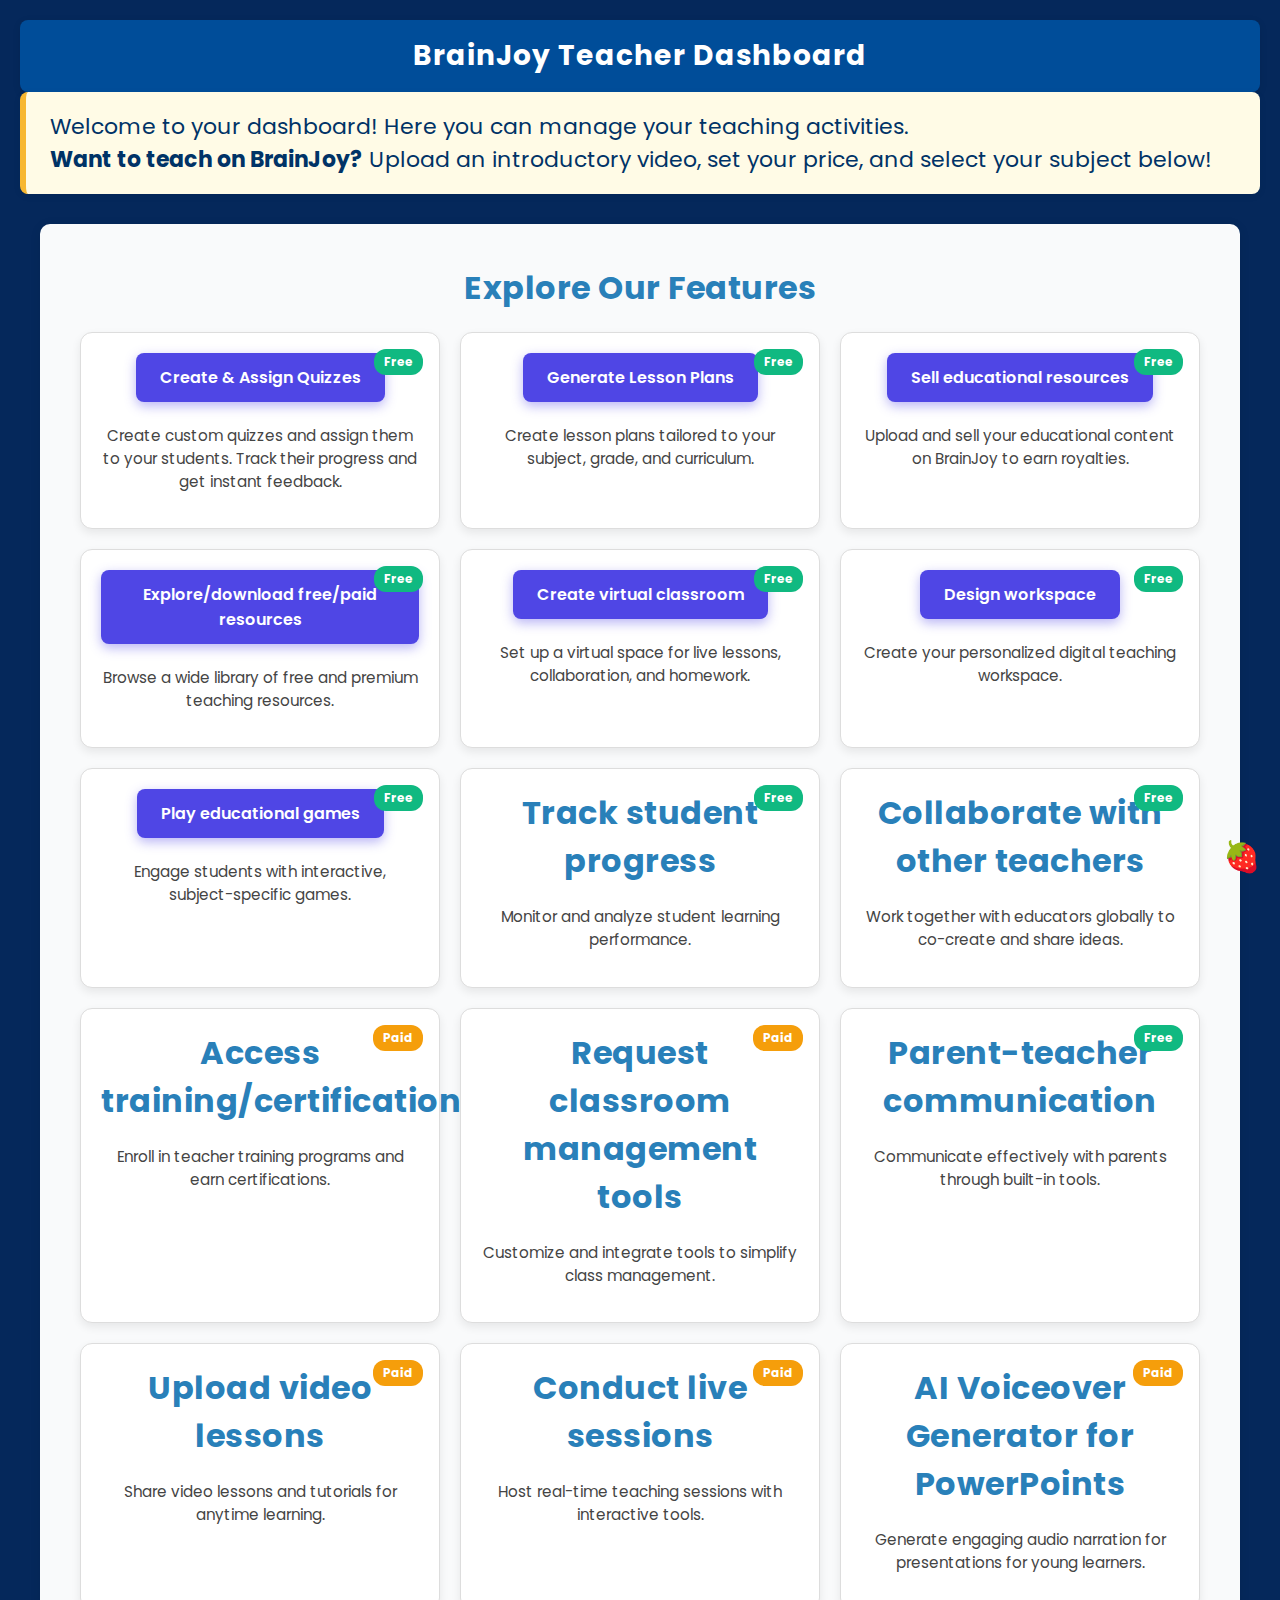
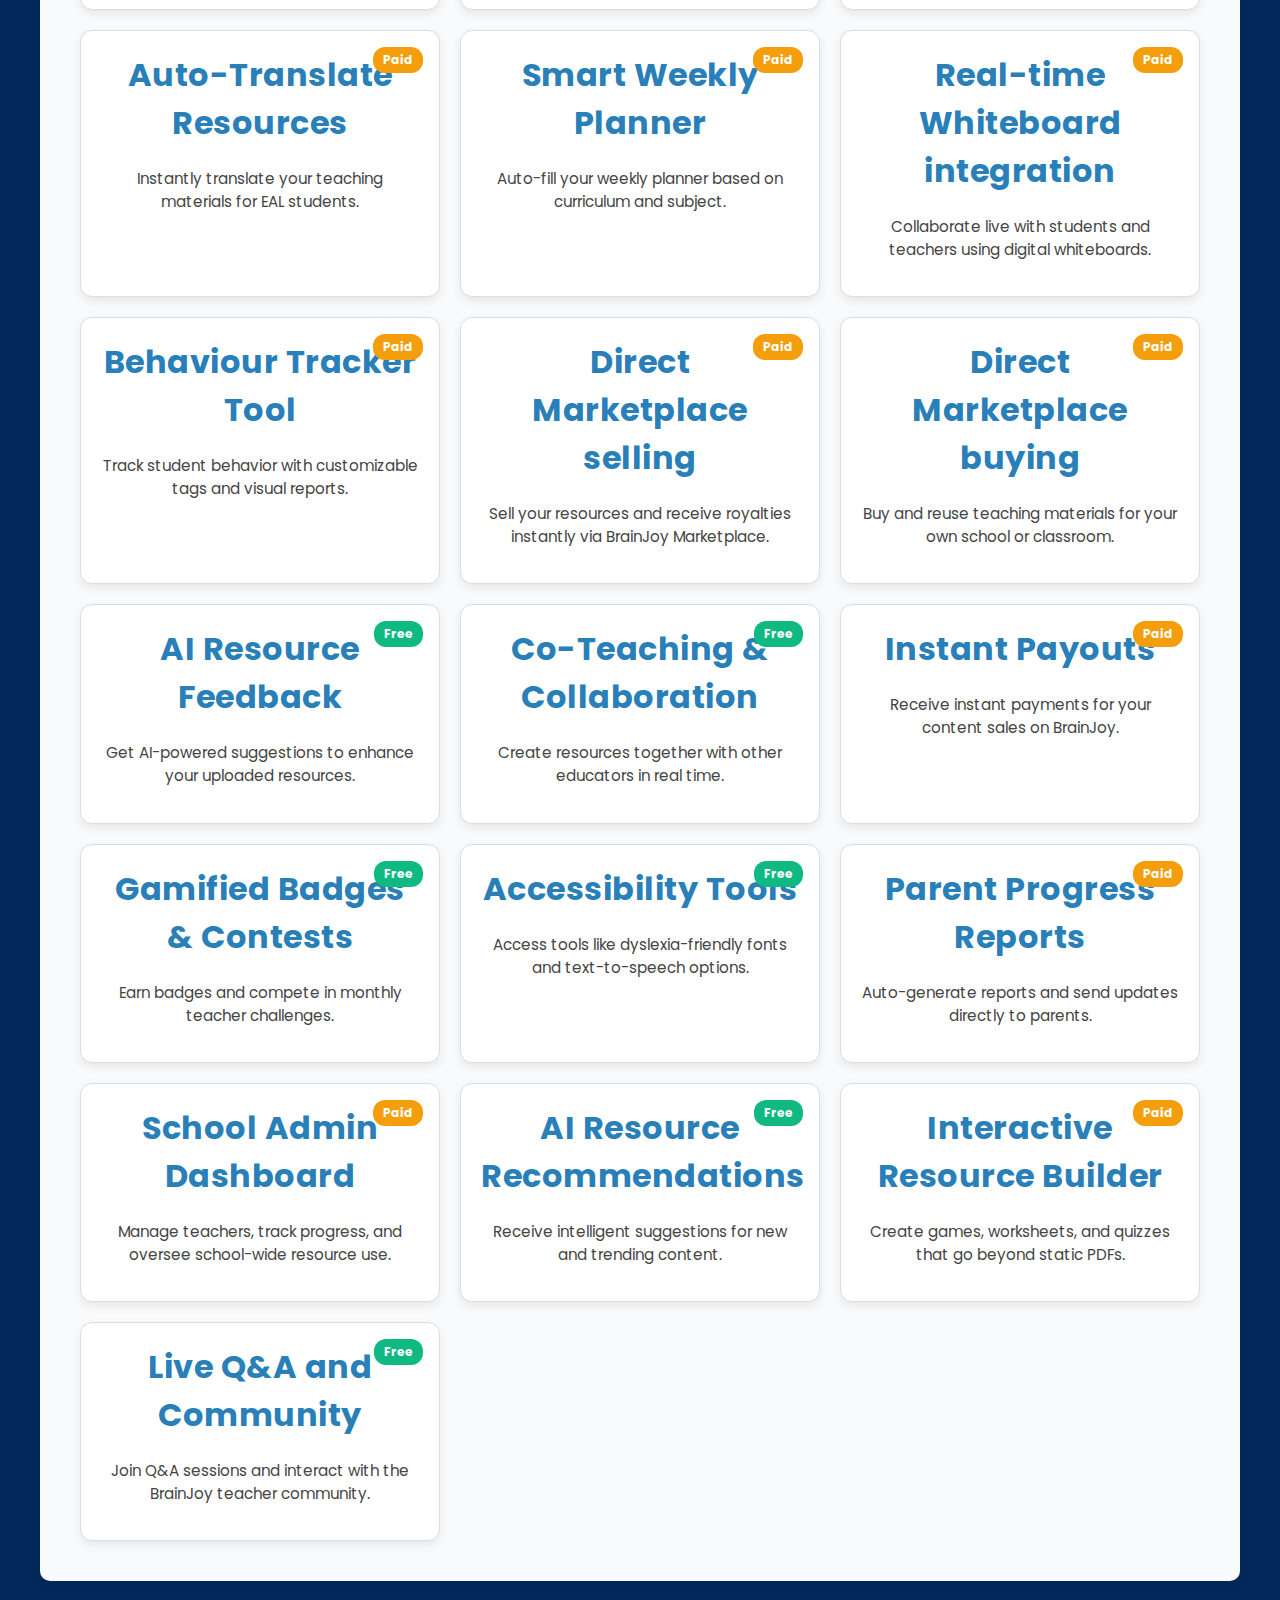
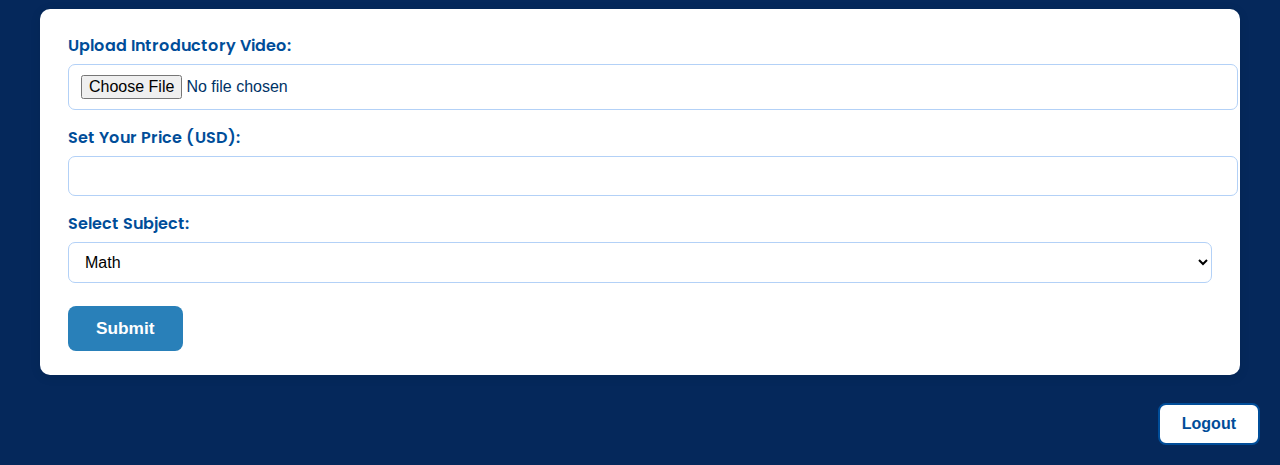
<file: teacher_dashboard.html>
<!DOCTYPE html>
<html lang="en">
<head>
  <meta charset="UTF-8" />
  <meta name="viewport" content="width=device-width, initial-scale=1" />
  <title>Teacher Dashboard - BrainJoy</title>
  <link href="https://fonts.googleapis.com/css2?family=Inter:wght@400;600&display=swap" rel="stylesheet">
  <link href="https://fonts.googleapis.com/css2?family=Poppins:wght@300;400;600&display=swap" rel="stylesheet">
  <style>
    body {
      font-family: 'Segoe UI', 'Poppins', Arial, sans-serif;
      background-color: #05285b;
      margin: 0;
      padding: 20px;
      color: #003366;
    }
    header {
      background-color: #004d99;
      padding: 15px 60px;
      color: white;
      text-align: center;
      font-size: 28px;
      font-weight: bold;
      border-radius: 8px;
      letter-spacing: 1px;
      box-shadow: 0 2px 8px rgba(0,0,0,0.08);
    }
    main {
      margin-top: 30px;
      max-width: 1200px;
      margin-left: auto;
      margin-right: auto;
    }
    .welcome {
      font-size: 22px;
      margin-bottom: 24px;
      background: #fffbe6;
      border-left: 6px solid #f7b731;
      padding: 18px 24px;
      border-radius: 8px;
      box-shadow: 0 2px 8px rgba(0,0,0,0.05);
    }
    .dashboard-section, .upload-section {
      background-color: white;
      border-radius: 10px;
      padding: 24px 28px;
      box-shadow: 0 2px 12px rgba(0,0,0,0.08);
      margin-bottom: 28px;
    }
    .dashboard-section h3 {
      color: #2980b9;
      margin-top: 0;
      margin-bottom: 18px;
      font-size: 1.3rem;
      letter-spacing: 0.5px;
    }
    ul {
      list-style: none;
      padding-left: 0;
      margin: 0;
    }
    li {
      padding: 10px 0;
      border-bottom: 1px solid #e0e6ed;
      font-size: 1.05rem;
      display: flex;
      align-items: center;
      gap: 8px;
    }
    li:last-child {
      border-bottom: none;
    }
    .purpose-list {
      columns: 2;
      column-gap: 40px;
    }
    @media (max-width: 700px) {
      .purpose-list {
        columns: 1;
      }
      .dashboard-section {
        padding: 16px 8px;
      }
    }
    .upload-section label {
      font-weight: 600;
      color: #004d99;
      margin-bottom: 6px;
      display: block;
    }
    .upload-section input,
    .upload-section select {
      width: 100%;
      padding: 10px 12px;
      border: 1.5px solid #b3d1f7;
      border-radius: 7px;
      margin-bottom: 15px;
      font-size: 1rem;
      background: #fff;
    }
    .upload-section button {
      background: #2980b9;
      color: #fff;
      font-weight: 700;
      border: none;
      padding: 12px 28px;
      border-radius: 8px;
      font-size: 1.08rem;
      cursor: pointer;
      transition: background 0.2s;
      margin-top: 8px;
    }
    .upload-section button:hover {
      background: #1c5d8f;
    }
    .logout-btn {
      background: #fff;
      color: #004d99;
      border: 2px solid #004d99;
      font-weight: 600;
      border-radius: 8px;
      padding: 10px 22px;
      font-size: 1rem;
      cursor: pointer;
      float: right;
      margin-bottom: 20px;
    }
    .logout-btn:hover {
      background: #004d99;
      color: #fff;
    }
    /* Floating Chat */
    #chat-btn {
      position: fixed;
      bottom: 20px;
      right: 20px;
      font-size: 30px;
      cursor: pointer;
      z-index: 1000;
    }
    #chat-popup {
      display: none;
      position: fixed;
      bottom: 80px;
      right: 20px;
      width: 300px;
      height: 400px;
      background: white;
      border-radius: 12px;
      box-shadow: 0 4px 16px rgba(0, 0, 0, 0.2);
      z-index: 1001;
      overflow: hidden;
      font-family: 'Poppins', sans-serif;
    }
    #chat-popup .header {
      background-color: #4f46e5;
      color: white;
      padding: 10px;
      display: flex;
      justify-content: space-between;
      align-items: center;
    }
    #chat-popup .body {
      padding: 15px;
      font-size: 14px;
      color: #333;
    }
    .feature-grid {
      display: grid;
      grid-template-columns: repeat(auto-fill, minmax(300px, 1fr));
      gap: 20px;
    }
    .feature-card {
      background: #fff;
      border-radius: 12px;
      box-shadow: 0 2px 8px rgba(0,0,0,0.1);
      padding: 20px;
      position: relative;
      transition: 0.3s;
    }
    .feature-card:hover {
      transform: translateY(-5px);
    }
    .tag {
      position: absolute;
      top: 10px;
      right: 10px;
      padding: 4px 10px;
      border-radius: 20px;
      font-size: 0.75em;
      color: white;
    }
    .free { background: #10b981; }
    .paid { background: #f59e0b; }
  </style>
</head>
<body>

  <header>BrainJoy Teacher Dashboard</header>
  <div class="welcome">
    Welcome to your dashboard! Here you can manage your teaching activities.<br>
    <strong>Want to teach on BrainJoy?</strong> Upload an introductory video, set your price, and select your subject below!
  </div>

  <main>
    <div class="dashboard-section">
  <h3>Explore Our Features</h3>
  <div class="feature-grid">

    <div class="feature-card">
      <a href="quizzes.html" class="btn-quiz-link">Create & Assign Quizzes</a>
      <span class="tag free">Free</span>
      <p>Create custom quizzes and assign them to your students. Track their progress and get instant feedback.</p>
    </div>

    <div class="feature-card">
      <a href="Generate-Lesson-Plans.html" class="btn-quiz-link">Generate Lesson Plans</a>
      <span class="tag free">Free</span>
      <p>Create lesson plans tailored to your subject, grade, and curriculum.</p>
    </div>

  <div class="feature-card">
      <a href="sell-resources.html" class="btn-quiz-link">Sell educational resources</a>
      <span class="tag free">Free</span>
        <p>Upload and sell your educational content on BrainJoy to earn royalties.</p>
    </div>

<div class="feature-card">
      <a href="educator-marketplace.html" class="btn-quiz-link">Explore/download free/paid resources</a>
  <span class="tag free">Free</span>
  <p>Browse a wide library of free and premium teaching resources.</p>
</div>

<div class="feature-card">
     <a href="virtual-classroom.html" class="btn-quiz-link">Create virtual classroom</a>
  <span class="tag free">Free</span>
  <p>Set up a virtual space for live lessons, collaboration, and homework.</p>
</div>

<div class="feature-card">
       <a href="design-teaching-workspace.html" class="btn-quiz-link">Design workspace</a>
  <span class="tag free">Free</span>
  <p>Create your personalized digital teaching workspace.</p>
</div>

<div class="feature-card">
  <a href="kahoot-style-quiz.html" class="btn-quiz-link">Play educational games</a>
  <span class="tag free">Free</span>
  <p>Engage students with interactive, subject-specific games.</p>
</div>


<div class="feature-card">
  <span class="tag free">Free</span>
  <h3>Track student progress</h3>
  <p>Monitor and analyze student learning performance.</p>
</div>

<div class="feature-card">
  <span class="tag free">Free</span>
  <h3>Collaborate with other teachers</h3>
  <p>Work together with educators globally to co-create and share ideas.</p>
</div>

<div class="feature-card">
  <span class="tag paid">Paid</span>
  <h3>Access training/certifications</h3>
  <p>Enroll in teacher training programs and earn certifications.</p>
</div>

<div class="feature-card">
  <span class="tag paid">Paid</span>
  <h3>Request classroom management tools</h3>
  <p>Customize and integrate tools to simplify class management.</p>
</div>

<div class="feature-card">
  <span class="tag free">Free</span>
  <h3>Parent-teacher communication</h3>
  <p>Communicate effectively with parents through built-in tools.</p>
</div>

<div class="feature-card">
  <span class="tag paid">Paid</span>
  <h3>Upload video lessons</h3>
  <p>Share video lessons and tutorials for anytime learning.</p>
</div>

<div class="feature-card">
  <span class="tag paid">Paid</span>
  <h3>Conduct live sessions</h3>
  <p>Host real-time teaching sessions with interactive tools.</p>
</div>

<div class="feature-card">
  <span class="tag paid">Paid</span>
  <h3>AI Voiceover Generator for PowerPoints</h3>
  <p>Generate engaging audio narration for presentations for young learners.</p>
</div>

<div class="feature-card">
  <span class="tag paid">Paid</span>
  <h3>Auto-Translate Resources</h3>
  <p>Instantly translate your teaching materials for EAL students.</p>
</div>

<div class="feature-card">
  <span class="tag paid">Paid</span>
  <h3>Smart Weekly Planner</h3>
  <p>Auto-fill your weekly planner based on curriculum and subject.</p>
</div>

<div class="feature-card">
  <span class="tag paid">Paid</span>
  <h3>Real-time Whiteboard integration</h3>
  <p>Collaborate live with students and teachers using digital whiteboards.</p>
</div>

<div class="feature-card">
  <span class="tag paid">Paid</span>
  <h3>Behaviour Tracker Tool</h3>
  <p>Track student behavior with customizable tags and visual reports.</p>
</div>

<div class="feature-card">
  <span class="tag paid">Paid</span>
  <h3>Direct Marketplace selling</h3>
  <p>Sell your resources and receive royalties instantly via BrainJoy Marketplace.</p>
</div>

<div class="feature-card">
  <span class="tag paid">Paid</span>
  <h3>Direct Marketplace buying</h3>
  <p>Buy and reuse teaching materials for your own school or classroom.</p>
</div>

<div class="feature-card">
  <span class="tag free">Free</span>
  <h3>AI Resource Feedback</h3>
  <p>Get AI-powered suggestions to enhance your uploaded resources.</p>
</div>

<div class="feature-card">
  <span class="tag free">Free</span>
  <h3>Co-Teaching & Collaboration</h3>
  <p>Create resources together with other educators in real time.</p>
</div>

<div class="feature-card">
  <span class="tag paid">Paid</span>
  <h3>Instant Payouts</h3>
  <p>Receive instant payments for your content sales on BrainJoy.</p>
</div>

<div class="feature-card">
  <span class="tag free">Free</span>
  <h3>Gamified Badges & Contests</h3>
  <p>Earn badges and compete in monthly teacher challenges.</p>
</div>

<div class="feature-card">
  <span class="tag free">Free</span>
  <h3>Accessibility Tools</h3>
  <p>Access tools like dyslexia-friendly fonts and text-to-speech options.</p>
</div>

<div class="feature-card">
  <span class="tag paid">Paid</span>
  <h3>Parent Progress Reports</h3>
  <p>Auto-generate reports and send updates directly to parents.</p>
</div>

<div class="feature-card">
  <span class="tag paid">Paid</span>
  <h3>School Admin Dashboard</h3>
  <p>Manage teachers, track progress, and oversee school-wide resource use.</p>
</div>

<div class="feature-card">
  <span class="tag free">Free</span>
  <h3>AI Resource Recommendations</h3>
  <p>Receive intelligent suggestions for new and trending content.</p>
</div>

<div class="feature-card">
  <span class="tag paid">Paid</span>
  <h3>Interactive Resource Builder</h3>
  <p>Create games, worksheets, and quizzes that go beyond static PDFs.</p>
</div>

<div class="feature-card">
  <span class="tag free">Free</span>
  <h3>Live Q&A and Community</h3>
  <p>Join Q&A sessions and interact with the BrainJoy teacher community.</p>
</div>

<!-- Style -->
<style>
  .dashboard-section {
    padding: 40px;
    background-color: #f9fafb;
  }

  .dashboard-section h3 {
    text-align: center;
    font-size: 2rem;
    margin-bottom: 20px;
  }

  .feature-grid {
    display: grid;
    grid-template-columns: repeat(auto-fit, minmax(280px, 1fr));
    gap: 20px;
    margin-top: 20px;
  }

  .feature-card {
    border: 1px solid #ddd;
    padding: 20px;
    border-radius: 12px;
    background: #fff;
    box-shadow: 0 4px 10px rgba(0,0,0,0.08);
    text-align: center;
    position: relative;
  }

  .btn-quiz-link {
    display: inline-block;
    background: #4f46e5;
    color: white;
    padding: 12px 24px;
    font-size: 1rem;
    font-weight: 600;
    border-radius: 8px;
    text-decoration: none;
    box-shadow: 0 4px 12px rgba(79, 70, 229, 0.4);
    transition: background 0.3s ease, box-shadow 0.3s ease;
    margin-bottom: 12px;
  }

  .btn-quiz-link:hover {
    background: #3b36c4;
    box-shadow: 0 6px 18px rgba(59, 54, 196, 0.6);
  }

  .tag {
    position: absolute;
    top: 16px;
    right: 16px;
    font-size: 0.75rem;
    padding: 4px 10px;
    border-radius: 12px;
    font-weight: bold;
  }

  .tag.free {
    background-color: #10b981; /* green */
    color: white;
  }

  .tag.paid {
    background-color: #f59e0b; /* orange */
    color: white;
  }

  .feature-card p {
    margin-top: 10px;
    font-size: 0.95rem;
    color: #444;
  }
</style>



      </div>
    </div>

    <div class="upload-section">
      <form id="introUploadForm">
        <label for="video">Upload Introductory Video:</label>
        <input type="file" id="video" name="video" accept="video/*" required>

        <label for="price">Set Your Price (USD):</label>
        <input type="number" id="price" name="price" min="0" required>

        <label for="subject">Select Subject:</label>
        <select id="subject" name="subject">
          <option value="math">Math</option>
          <option value="science">Science</option>
          <option value="english">English</option>
        </select>

        <button type="submit">Submit</button>
      </form>
    </div>
  </main>

  <button class="logout-btn" onclick="logout()">Logout</button>

  <div id="chat-btn">🍓</div>

  <div id="chat-popup">
    <div class="header">
      <span>BrainJoy Chat</span>
      <button onclick="closeChat()" style="background: transparent; border: none; color: white; font-size: 16px; cursor: pointer;">✖</button>
    </div>
    <div class="body">
      👋 Hi there! I’m your BrainJoy assistant. How can I help you today?
      <br><br>
      <input type="text" placeholder="Ask me anything..." style="width: 100%; padding: 8px; border-radius: 6px; border: 1px solid #ccc;">
    </div>
  </div>

  <script>
    const chatBtn = document.getElementById('chat-btn');
    const chatPopup = document.getElementById('chat-popup');

    chatBtn.addEventListener('click', () => {
      chatPopup.style.display = 'block';
    });

    function closeChat() {
      chatPopup.style.display = 'none';
    }

    function logout() {
      alert('Logging out...');
      window.location.href = 'teacher-login-form.html';
    }

    document.getElementById('introUploadForm').addEventListener('submit', function(e) {
      e.preventDefault();
      alert('Your introductory video and details have been submitted for review!');
      this.reset();
    });
  </script>
</body>
</html>
</file>
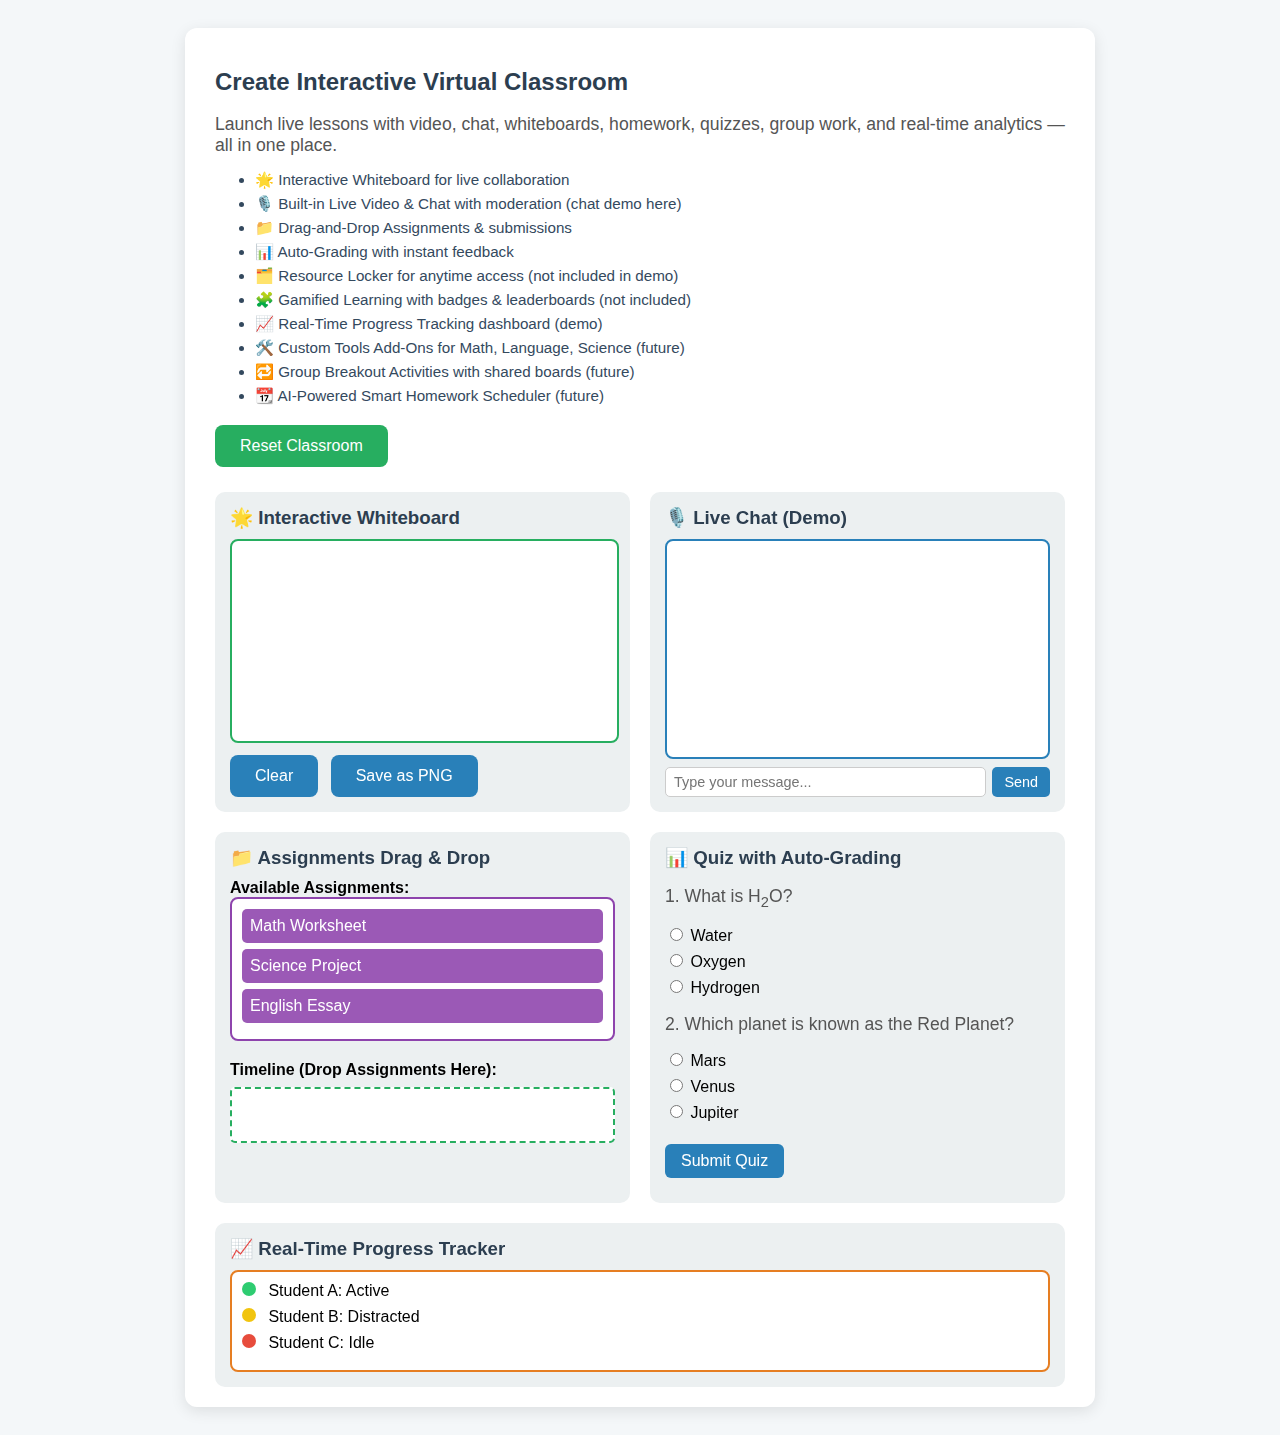
<file: virtual-classroom.html>
<!DOCTYPE html>
<html lang="en">
<head>
<meta charset="UTF-8" />
<meta name="viewport" content="width=device-width, initial-scale=1" />
<title>Interactive Virtual Classroom</title>
<style>
  body {
    font-family: 'Segoe UI', Tahoma, Geneva, Verdana, sans-serif;
    background: #f4f7f9;
    padding: 20px;
    display: flex; justify-content: center;
  }
  .classroom-container {
    background: #fff;
    border-radius: 12px;
    box-shadow: 0 4px 15px rgba(0,0,0,0.1);
    width: 850px;
    max-width: 100%;
    padding: 20px 30px;
  }
  h2 {
    color: #2c3e50;
    margin-bottom: 5px;
  }
  p {
    color: #555;
    margin-bottom: 15px;
    font-size: 1.1rem;
  }
  .features-list {
    color: #34495e;
    font-size: 0.95rem;
    margin-bottom: 20px;
  }
  .features-list li {
    margin-bottom: 6px;
  }
  button {
    background-color: #27ae60;
    color: white;
    border: none;
    padding: 12px 25px;
    font-size: 1rem;
    border-radius: 8px;
    cursor: pointer;
    transition: background-color 0.3s ease;
  }
  button:hover {
    background-color: #219150;
  }

  /* Layout for interactive sections */
  .interactive-sections {
    display: flex;
    gap: 20px;
    flex-wrap: wrap;
    margin-top: 25px;
  }
  .section {
    background: #ecf0f1;
    border-radius: 10px;
    padding: 15px;
    flex: 1 1 300px;
    min-width: 300px;
    box-sizing: border-box;
  }
  .section h3 {
    margin-top: 0;
    margin-bottom: 10px;
    color: #2c3e50;
  }

  /* Whiteboard */
  #whiteboard {
    border: 2px solid #27ae60;
    border-radius: 8px;
    cursor: crosshair;
    width: 100%;
    height: 200px;
    background: white;
  }
  .whiteboard-controls {
    margin-top: 8px;
  }
  .whiteboard-controls button {
    margin-right: 8px;
    background: #2980b9;
  }
  .whiteboard-controls button:hover {
    background: #1c5980;
  }

  /* Chat */
  #chat-messages {
    height: 200px;
    overflow-y: auto;
    background: white;
    border: 2px solid #2980b9;
    border-radius: 8px;
    padding: 8px;
    font-size: 0.9rem;
  }
  #chat-input {
    width: calc(100% - 50px);
    padding: 6px 8px;
    border-radius: 5px;
    border: 1px solid #ccc;
    font-size: 0.9rem;
  }
  #send-chat {
    padding: 6px 12px;
    margin-left: 6px;
    border-radius: 5px;
    border: none;
    background-color: #2980b9;
    color: white;
    cursor: pointer;
    font-size: 0.9rem;
  }
  #send-chat:hover {
    background-color: #1c5980;
  }

  /* Drag and Drop */
  .assignments {
    display: flex;
    flex-direction: column;
    gap: 10px;
  }
  .assignment-list, .timeline {
    background: white;
    border: 2px solid #8e44ad;
    border-radius: 8px;
    padding: 10px;
    min-height: 100px;
  }
  .assignment-item {
    padding: 8px;
    margin-bottom: 6px;
    background: #9b59b6;
    color: white;
    border-radius: 5px;
    cursor: grab;
  }
  .timeline {
    border-color: #27ae60;
  }
  .drop-target {
    min-height: 40px;
    border: 2px dashed #27ae60;
    margin-top: 8px;
    border-radius: 5px;
    padding: 6px;
  }
  .drop-target.dragover {
    background-color: #d1f2eb;
    border-color: #16a085;
  }

  /* Quiz */
  .quiz-question {
    margin-bottom: 12px;
  }
  .quiz-question label {
    display: block;
    margin-bottom: 6px;
    cursor: pointer;
  }
  #quiz-feedback {
    margin-top: 10px;
    font-weight: 600;
  }

  /* Progress Tracker */
  .progress-tracker {
    background: white;
    padding: 10px;
    border: 2px solid #e67e22;
    border-radius: 8px;
  }
  .student-status {
    margin-bottom: 8px;
  }
  .status-indicator {
    display: inline-block;
    width: 14px;
    height: 14px;
    border-radius: 50%;
    margin-right: 8px;
  }
  .status-active {
    background: #2ecc71;
  }
  .status-distracted {
    background: #f1c40f;
  }
  .status-idle {
    background: #e74c3c;
  }
</style>
</head>
<body>
<div class="classroom-container">
  <h2>Create Interactive Virtual Classroom</h2>
  <p>Launch live lessons with video, chat, whiteboards, homework, quizzes, group work, and real-time analytics — all in one place.</p>
  <ul class="features-list">
    <li>🌟 Interactive Whiteboard for live collaboration</li>
    <li>🎙️ Built-in Live Video & Chat with moderation (chat demo here)</li>
    <li>📁 Drag-and-Drop Assignments & submissions</li>
    <li>📊 Auto-Grading with instant feedback</li>
    <li>🗂️ Resource Locker for anytime access (not included in demo)</li>
    <li>🧩 Gamified Learning with badges & leaderboards (not included)</li>
    <li>📈 Real-Time Progress Tracking dashboard (demo)</li>
    <li>🛠️ Custom Tools Add-Ons for Math, Language, Science (future)</li>
    <li>🔁 Group Breakout Activities with shared boards (future)</li>
    <li>📆 AI-Powered Smart Homework Scheduler (future)</li>
  </ul>
  <button id="reset-btn">Reset Classroom</button>

  <div class="interactive-sections">

    <!-- Whiteboard -->
    <section class="section">
      <h3>🌟 Interactive Whiteboard</h3>
      <canvas id="whiteboard"></canvas>
      <div class="whiteboard-controls">
        <button id="clear-whiteboard">Clear</button>
        <button id="save-whiteboard">Save as PNG</button>
      </div>
    </section>

    <!-- Chat -->
    <section class="section">
      <h3>🎙️ Live Chat (Demo)</h3>
      <div id="chat-messages" aria-live="polite"></div>
      <div style="margin-top:8px; display:flex;">
        <input type="text" id="chat-input" placeholder="Type your message..." aria-label="Chat message input" />
        <button id="send-chat" aria-label="Send chat message">Send</button>
      </div>
    </section>

    <!-- Assignments Drag & Drop -->
    <section class="section">
      <h3>📁 Assignments Drag & Drop</h3>
      <div class="assignments">
        <div>
          <strong>Available Assignments:</strong>
          <div id="assignment-list" class="assignment-list" aria-label="Available assignments" tabindex="0">
            <div class="assignment-item" draggable="true" id="assign1" tabindex="0">Math Worksheet</div>
            <div class="assignment-item" draggable="true" id="assign2" tabindex="0">Science Project</div>
            <div class="assignment-item" draggable="true" id="assign3" tabindex="0">English Essay</div>
          </div>
        </div>
        <div style="margin-top:10px;">
          <strong>Timeline (Drop Assignments Here):</strong>
          <div id="timeline" class="timeline drop-target" aria-label="Assignment timeline" tabindex="0"></div>
        </div>
      </div>
    </section>

    <!-- Quiz -->
    <section class="section">
      <h3>📊 Quiz with Auto-Grading</h3>
      <form id="quiz-form" aria-label="Sample quiz form">
        <div class="quiz-question">
          <p>1. What is H<sub>2</sub>O?</p>
          <label><input type="radio" name="q1" value="water" required /> Water</label>
          <label><input type="radio" name="q1" value="oxygen" /> Oxygen</label>
          <label><input type="radio" name="q1" value="hydrogen" /> Hydrogen</label>
        </div>
        <div class="quiz-question">
          <p>2. Which planet is known as the Red Planet?</p>
          <label><input type="radio" name="q2" value="mars" required /> Mars</label>
          <label><input type="radio" name="q2" value="venus" /> Venus</label>
          <label><input type="radio" name="q2" value="jupiter" /> Jupiter</label>
        </div>
        <button type="submit" style="background:#2980b9; margin-top:10px; border-radius:6px; padding:8px 16px; color:#fff; border:none; cursor:pointer;">
          Submit Quiz
        </button>
        <div id="quiz-feedback" role="alert" aria-live="assertive"></div>
      </form>
    </section>

    <!-- Progress Tracker -->
    <section class="section">
      <h3>📈 Real-Time Progress Tracker</h3>
      <div class="progress-tracker" aria-live="polite" aria-atomic="true">
        <div class="student-status"><span class="status-indicator status-active"></span> Student A: Active</div>
        <div class="student-status"><span class="status-indicator status-distracted"></span> Student B: Distracted</div>
        <div class="student-status"><span class="status-indicator status-idle"></span> Student C: Idle</div>
      </div>
    </section>
  </div>
</div>

<script>
  // WHITEBOARD FUNCTIONALITY
  const canvas = document.getElementById('whiteboard');
  const ctx = canvas.getContext('2d');
  let drawing = false;
  let lastX = 0;
  let lastY = 0;

  // Resize canvas for high DPI screens
  function resizeCanvas() {
    const rect = canvas.getBoundingClientRect();
    canvas.width = rect.width * window.devicePixelRatio;
    canvas.height = 200 * window.devicePixelRatio;
    ctx.scale(window.devicePixelRatio, window.devicePixelRatio);
    ctx.lineCap = 'round';
    ctx.strokeStyle = '#27ae60';
    ctx.lineWidth = 3;
  }
  resizeCanvas();
  window.addEventListener('resize', resizeCanvas);

  function startDrawing(e) {
    drawing = true;
    [lastX, lastY] = [e.offsetX, e.offsetY];
  }
  function draw(e) {
    if(!drawing) return;
    ctx.beginPath();
    ctx.moveTo(lastX, lastY);
    ctx.lineTo(e.offsetX, e.offsetY);
    ctx.stroke();
    [lastX, lastY] = [e.offsetX, e.offsetY];
  }
  function stopDrawing() {
    drawing = false;
  }
  canvas.addEventListener('mousedown', startDrawing);
  canvas.addEventListener('mousemove', draw);
  canvas.addEventListener('mouseup', stopDrawing);
  canvas.addEventListener('mouseout', stopDrawing);

  // Clear whiteboard
  document.getElementById('clear-whiteboard').addEventListener('click', () => {
    ctx.clearRect(0, 0, canvas.width, canvas.height);
  });

  // Save whiteboard as PNG
  document.getElementById('save-whiteboard').addEventListener('click', () => {
    const dataURL = canvas.toDataURL('image/png');
    const link = document.createElement('a');
    link.download = 'whiteboard.png';
    link.href = dataURL;
    link.click();
  });

  // CHAT FUNCTIONALITY
  const chatMessages = document.getElementById('chat-messages');
  const chatInput = document.getElementById('chat-input');
  const sendChatBtn = document.getElementById('send-chat');

  function appendMessage(user, text) {
    const msg = document.createElement('div');
    msg.textContent = `${user}: ${text}`;
    msg.style.marginBottom = '6px';
    msg.style.padding = '6px 10px';
    msg.style.borderRadius = '6px';
    msg.style.background = user === 'Teacher' ? '#dff9fb' : '#c7ecee';
    chatMessages.appendChild(msg);
    chatMessages.scrollTop = chatMessages.scrollHeight;
  }

  sendChatBtn.addEventListener('click', () => {
    const text = chatInput.value.trim();
    if(!text) return;
    appendMessage('You', text);
    chatInput.value = '';
    setTimeout(() => {
      appendMessage('Teacher', 'Thanks for your message!');
    }, 1000);
  });

  chatInput.addEventListener('keypress', e => {
    if(e.key === 'Enter') sendChatBtn.click();
  });

  // DRAG & DROP ASSIGNMENTS
  const assignments = document.querySelectorAll('.assignment-item');
  const timeline = document.getElementById('timeline');

  assignments.forEach(assignment => {
    assignment.addEventListener('dragstart', e => {
      e.dataTransfer.setData('text/plain', assignment.id);
      setTimeout(() => assignment.style.visibility = 'hidden', 0);
    });
    assignment.addEventListener('dragend', e => {
      e.target.style.visibility = 'visible';
    });
    assignment.addEventListener('keydown', e => {
      // Accessibility: allow spacebar to pick up assignment for drag (basic)
      if(e.key === ' ' || e.key === 'Enter') {
        e.preventDefault();
        alert('Use mouse drag to move this assignment.');
      }
    });
  });

  timeline.addEventListener('dragover', e => {
    e.preventDefault();
    timeline.classList.add('dragover');
  });
  timeline.addEventListener('dragleave', e => {
    timeline.classList.remove('dragover');
  });
  timeline.addEventListener('drop', e => {
    e.preventDefault();
    timeline.classList.remove('dragover');
    const id = e.dataTransfer.getData('text/plain');
    const draggedElem = document.getElementById(id);
    if (!draggedElem) return;
    // Prevent duplicates in timeline
    if([...timeline.children].some(child => child.id === id)) return;
    const clone = draggedElem.cloneNode(true);
    clone.style.visibility = 'visible';
    clone.draggable = false;
    timeline.appendChild(clone);
  });

  // QUIZ AUTO-GRADING
  const quizForm = document.getElementById('quiz-form');
  const quizFeedback = document.getElementById('quiz-feedback');
  const answers = { q1: 'water', q2: 'mars' };

  quizForm.addEventListener('submit', e => {
    e.preventDefault();
    const formData = new FormData(quizForm);
    let score = 0, total = Object.keys(answers).length;
    for(let q in answers) {
      if(formData.get(q) === answers[q]) score++;
    }
    quizFeedback.textContent = `You scored ${score} out of ${total} (${Math.round(score/total*100)}%)`;
    quizFeedback.style.color = score === total ? '#27ae60' : '#c0392b';
  });

  // RESET CLASSROOM
  document.getElementById('reset-btn').addEventListener('click', () => {
    // Clear whiteboard
    ctx.clearRect(0, 0, canvas.width, canvas.height);
    // Clear chat
    chatMessages.innerHTML = '';
    // Reset assignments timeline
    timeline.innerHTML = '';
    // Reset quiz form
    quizForm.reset();
    quizFeedback.textContent = '';
  });
</script>
</body>
</html>
</file>
